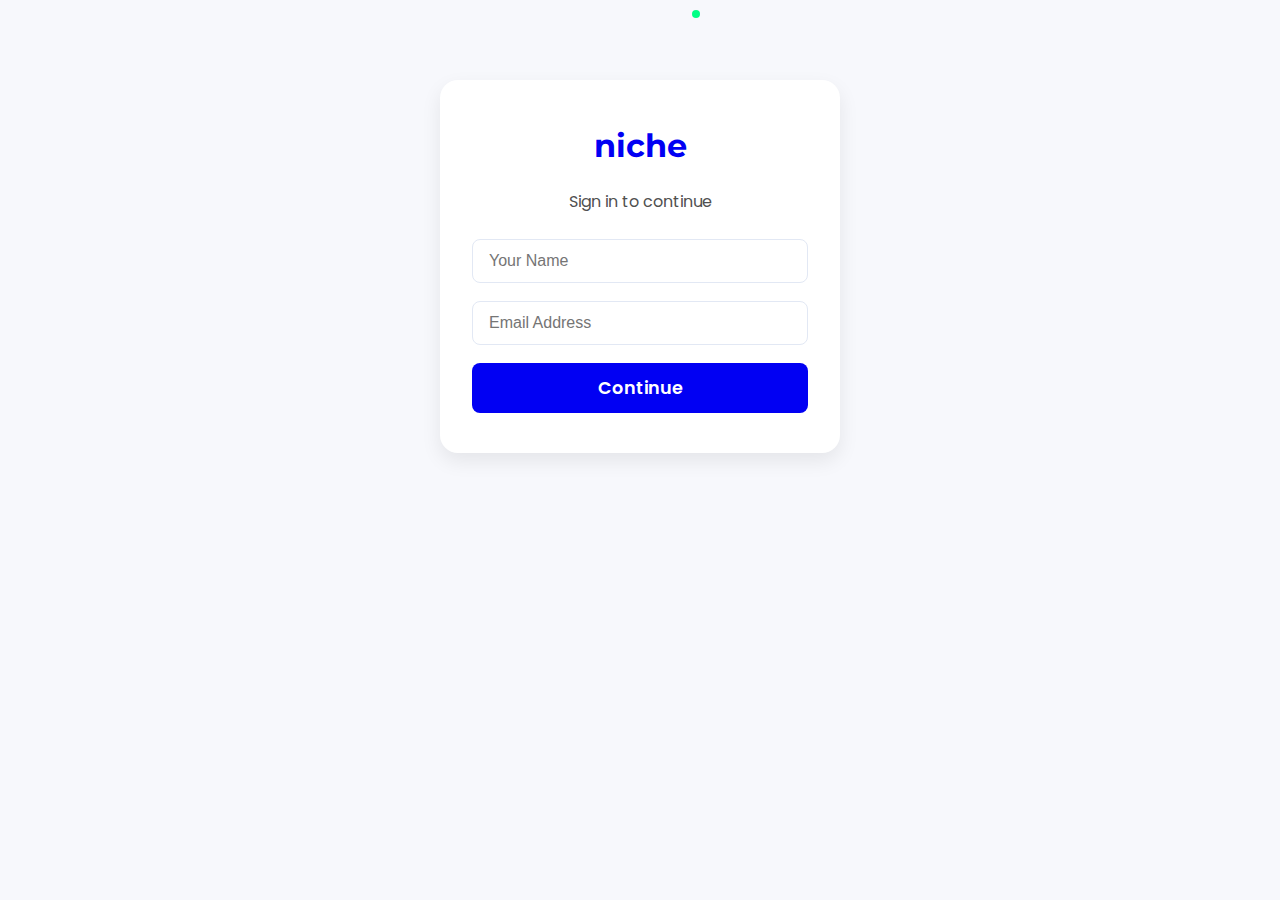
<file: index.html>
<!DOCTYPE html>
<html lang="en">
<head>
    <meta charset="UTF-8">
    <meta name="viewport" content="width=device-width, initial-scale=1.0">
    <title>Niche - Login</title>
    <link rel="stylesheet" href="style.css">
    <link rel="preconnect" href="https://fonts.googleapis.com">
    <link rel="preconnect" href="https://fonts.gstatic.com" crossorigin>
    <link href="https://fonts.googleapis.com/css2?family=Montserrat:wght@400;500;600;700;800&family=Poppins:wght@400;500;600;700&display=swap" rel="stylesheet">
    <style>
        .login-container {
            max-width: 400px;
            margin: 80px auto;
            background: var(--card-bg);
            border-radius: 18px;
            box-shadow: var(--card-shadow);
            padding: 40px 32px;
            display: flex;
            flex-direction: column;
            align-items: center;
        }
        .login-container h1 {
            color: var(--primary-color);
            margin-bottom: 18px;
        }
        .login-container input {
            width: 100%;
            padding: 12px 16px;
            margin-bottom: 18px;
            border-radius: 8px;
            border: 1.5px solid var(--border-color);
            font-size: 1rem;
        }
        .login-container button {
            width: 100%;
            background: var(--primary-color);
            color: #fff;
            font-weight: 600;
            border: none;
            border-radius: 8px;
            padding: 12px 0;
            font-size: 1.1rem;
            cursor: pointer;
            transition: background 0.2s;
        }
        .login-container button:hover {
            background: var(--primary-light);
        }
        .login-animation {
            display: none;
            flex-direction: column;
            align-items: center;
            justify-content: center;
            margin-top: 30px;
        }
        .checkmark {
            width: 70px;
            height: 70px;
            border-radius: 50%;
            background: var(--primary-color);
            display: flex;
            align-items: center;
            justify-content: center;
            margin-bottom: 18px;
            animation: popIn 0.5s cubic-bezier(.4,0,.2,1);
        }
        @keyframes popIn {
            0% { transform: scale(0.5); opacity: 0; }
            80% { transform: scale(1.1); opacity: 1; }
            100% { transform: scale(1); opacity: 1; }
        }
        .checkmark svg {
            stroke: #fff;
            stroke-width: 5;
            stroke-linecap: round;
            stroke-linejoin: round;
            fill: none;
            width: 38px;
            height: 38px;
            animation: drawCheck 0.7s 0.2s cubic-bezier(.4,0,.2,1) forwards;
            stroke-dasharray: 48;
            stroke-dashoffset: 48;
        }
        @keyframes drawCheck {
            to { stroke-dashoffset: 0; }
        }
        .login-success-msg {
            color: var(--primary-color);
            font-size: 1.2rem;
            font-weight: 600;
        }
    </style>
</head>
<body>
    <div class="login-container">
        <h1>niche<span class="verified-dot"></span></h1>
        <p style="margin-bottom: 24px; color: var(--medium-text);">Sign in to continue</p>
        <form id="loginForm">
            <input type="text" placeholder="Your Name" required>
            <input type="email" placeholder="Email Address" required>
            <button type="submit">Continue</button>
        </form>
        <div class="login-animation" id="loginAnim">
            <div class="checkmark">
                <svg viewBox="0 0 38 38">
                    <polyline points="10,20 17,28 28,12" />
                </svg>
            </div>
            <div class="login-success-msg">Login successful!</div>
        </div>
    </div>
    <script>
    document.getElementById('loginForm').onsubmit = function(e) {
        e.preventDefault();
        document.getElementById('loginForm').style.display = 'none';
        document.getElementById('loginAnim').style.display = 'flex';
        setTimeout(function(){
            window.location.href = 'quiz.html';
        }, 1500);
    };
    </script>
</body>
</html>
</file>
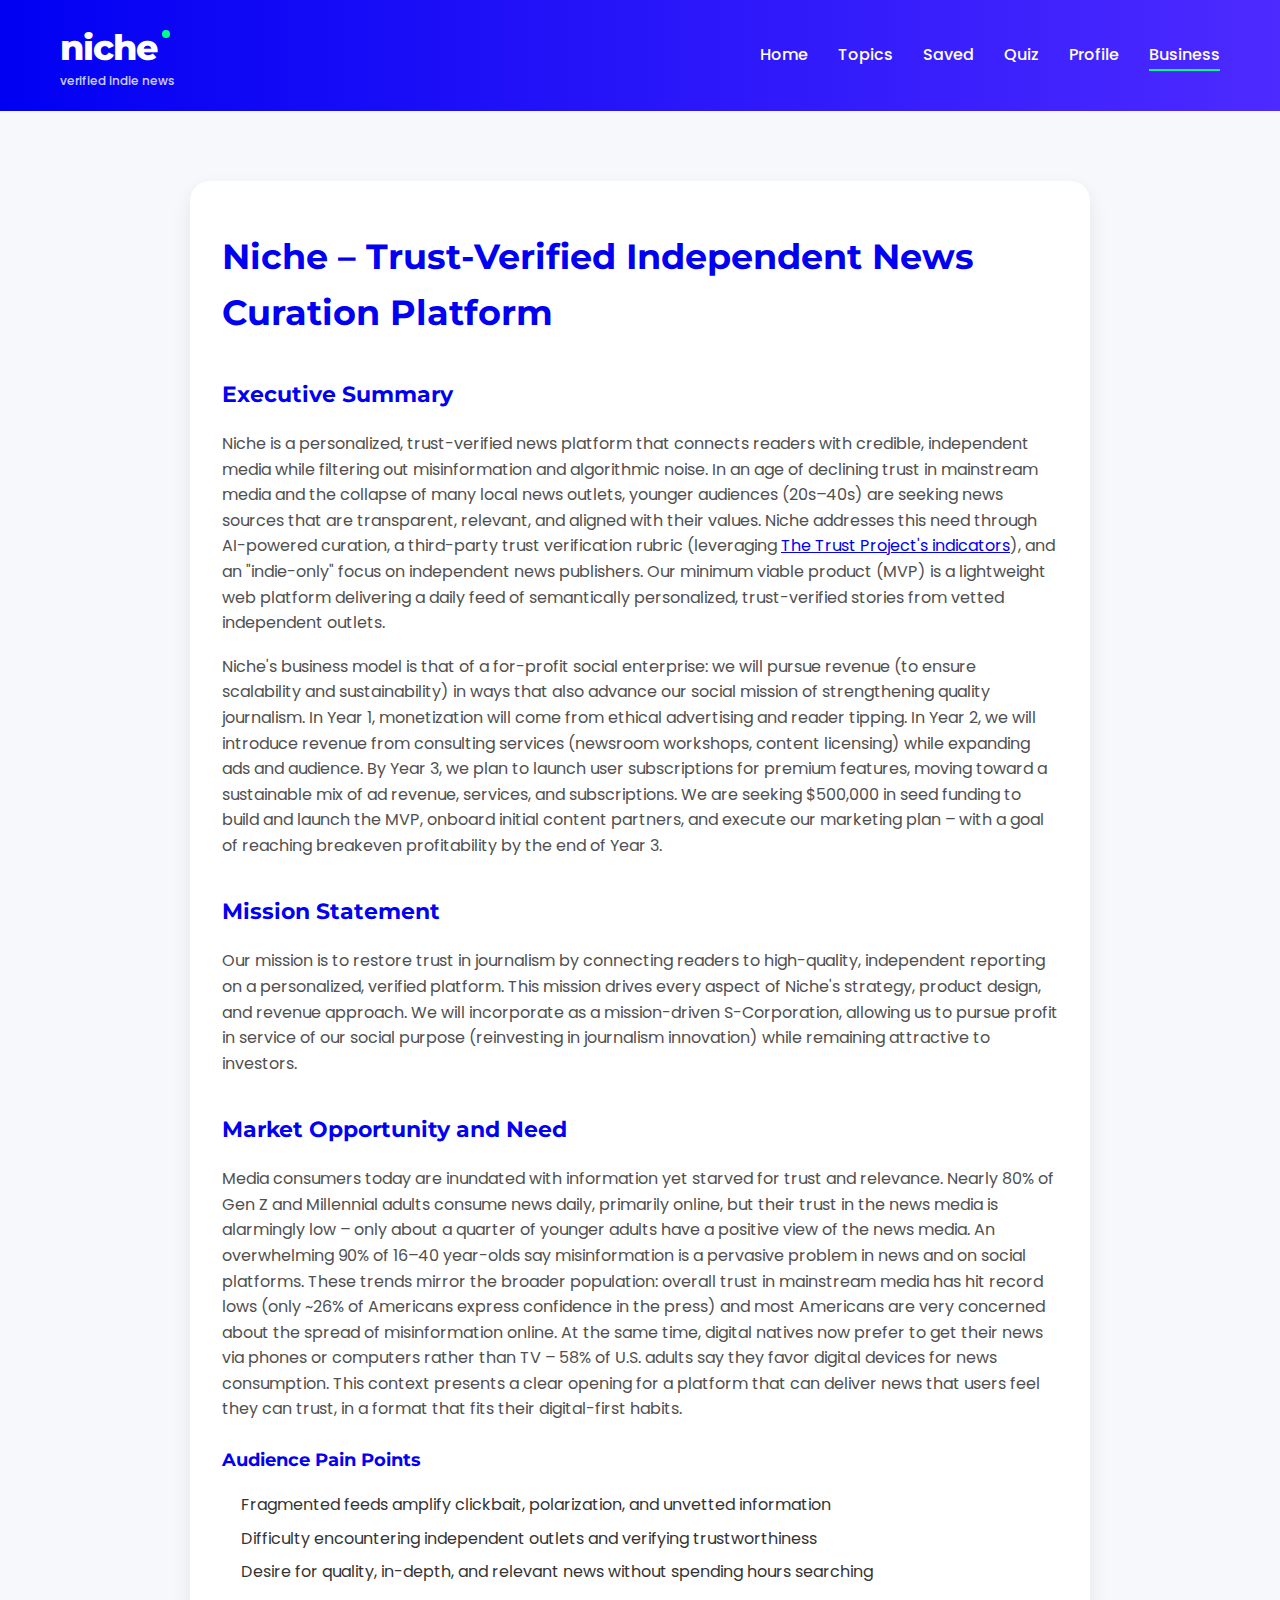
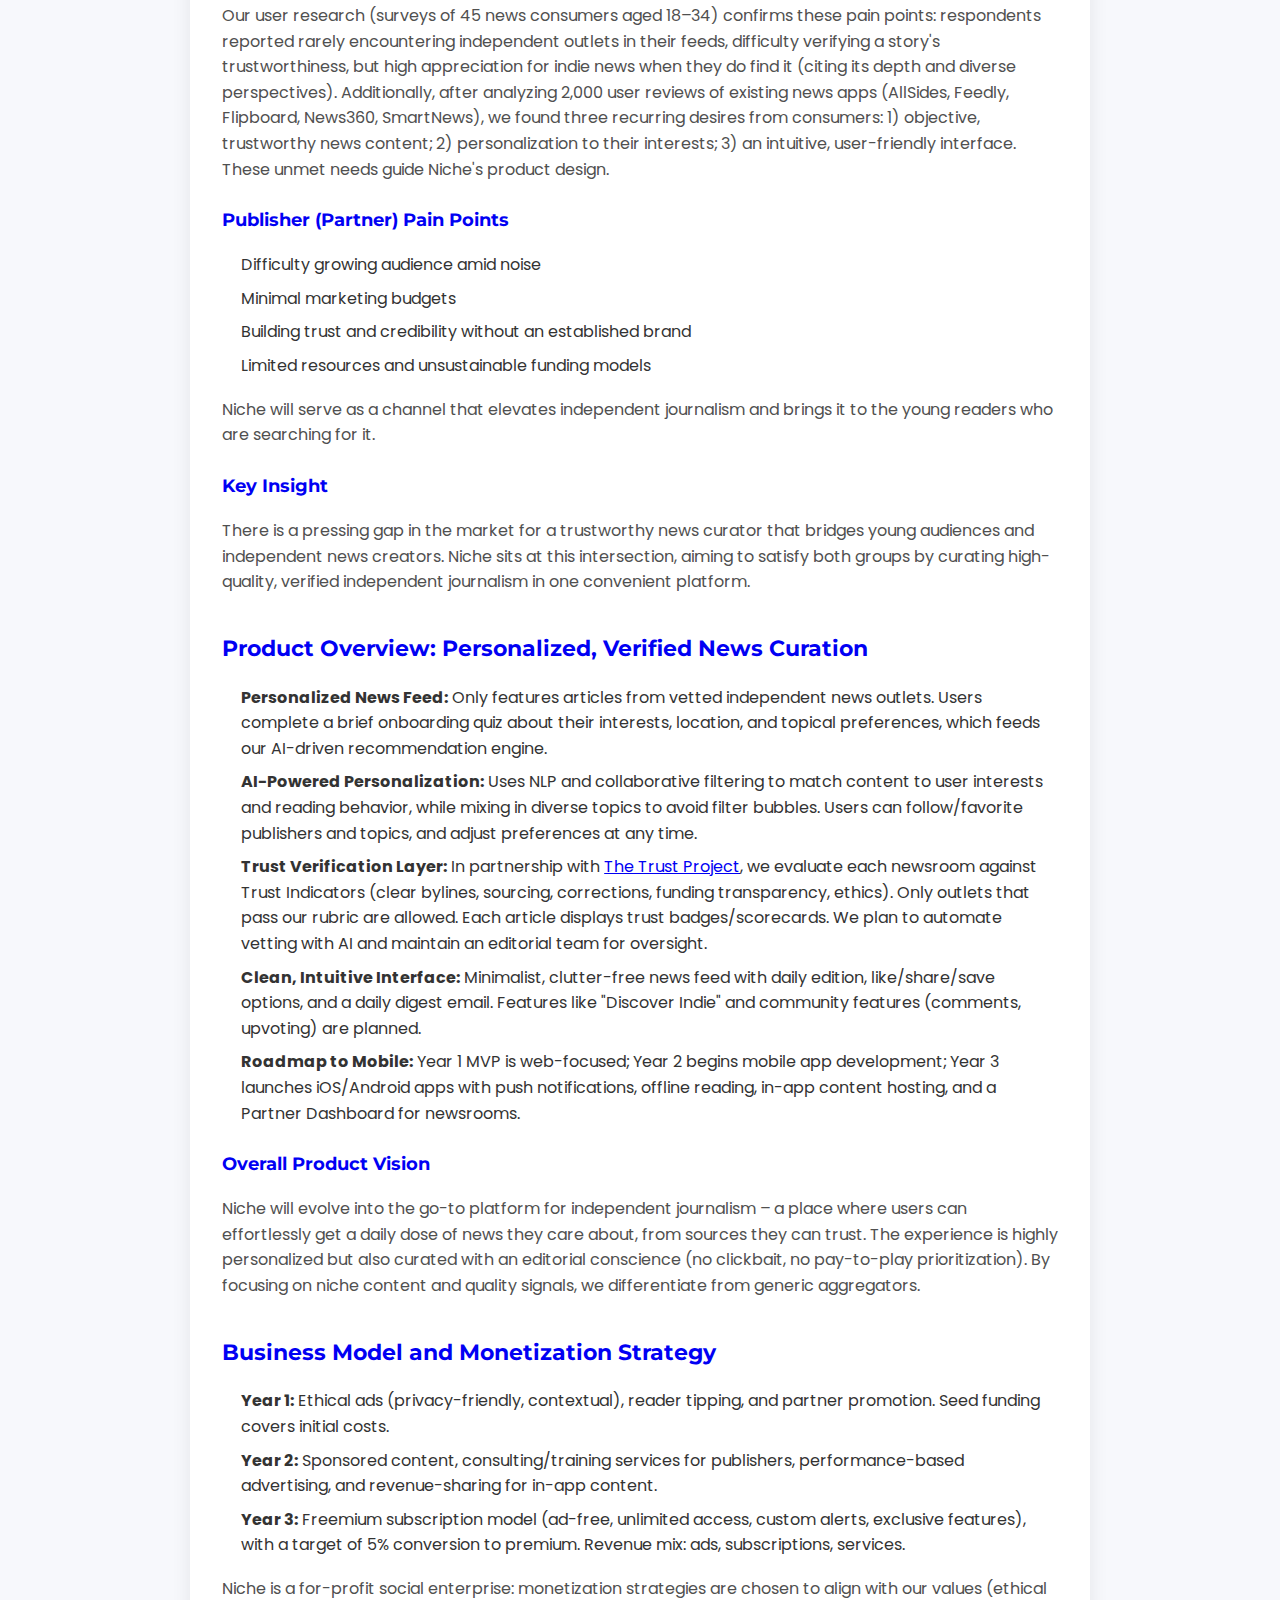
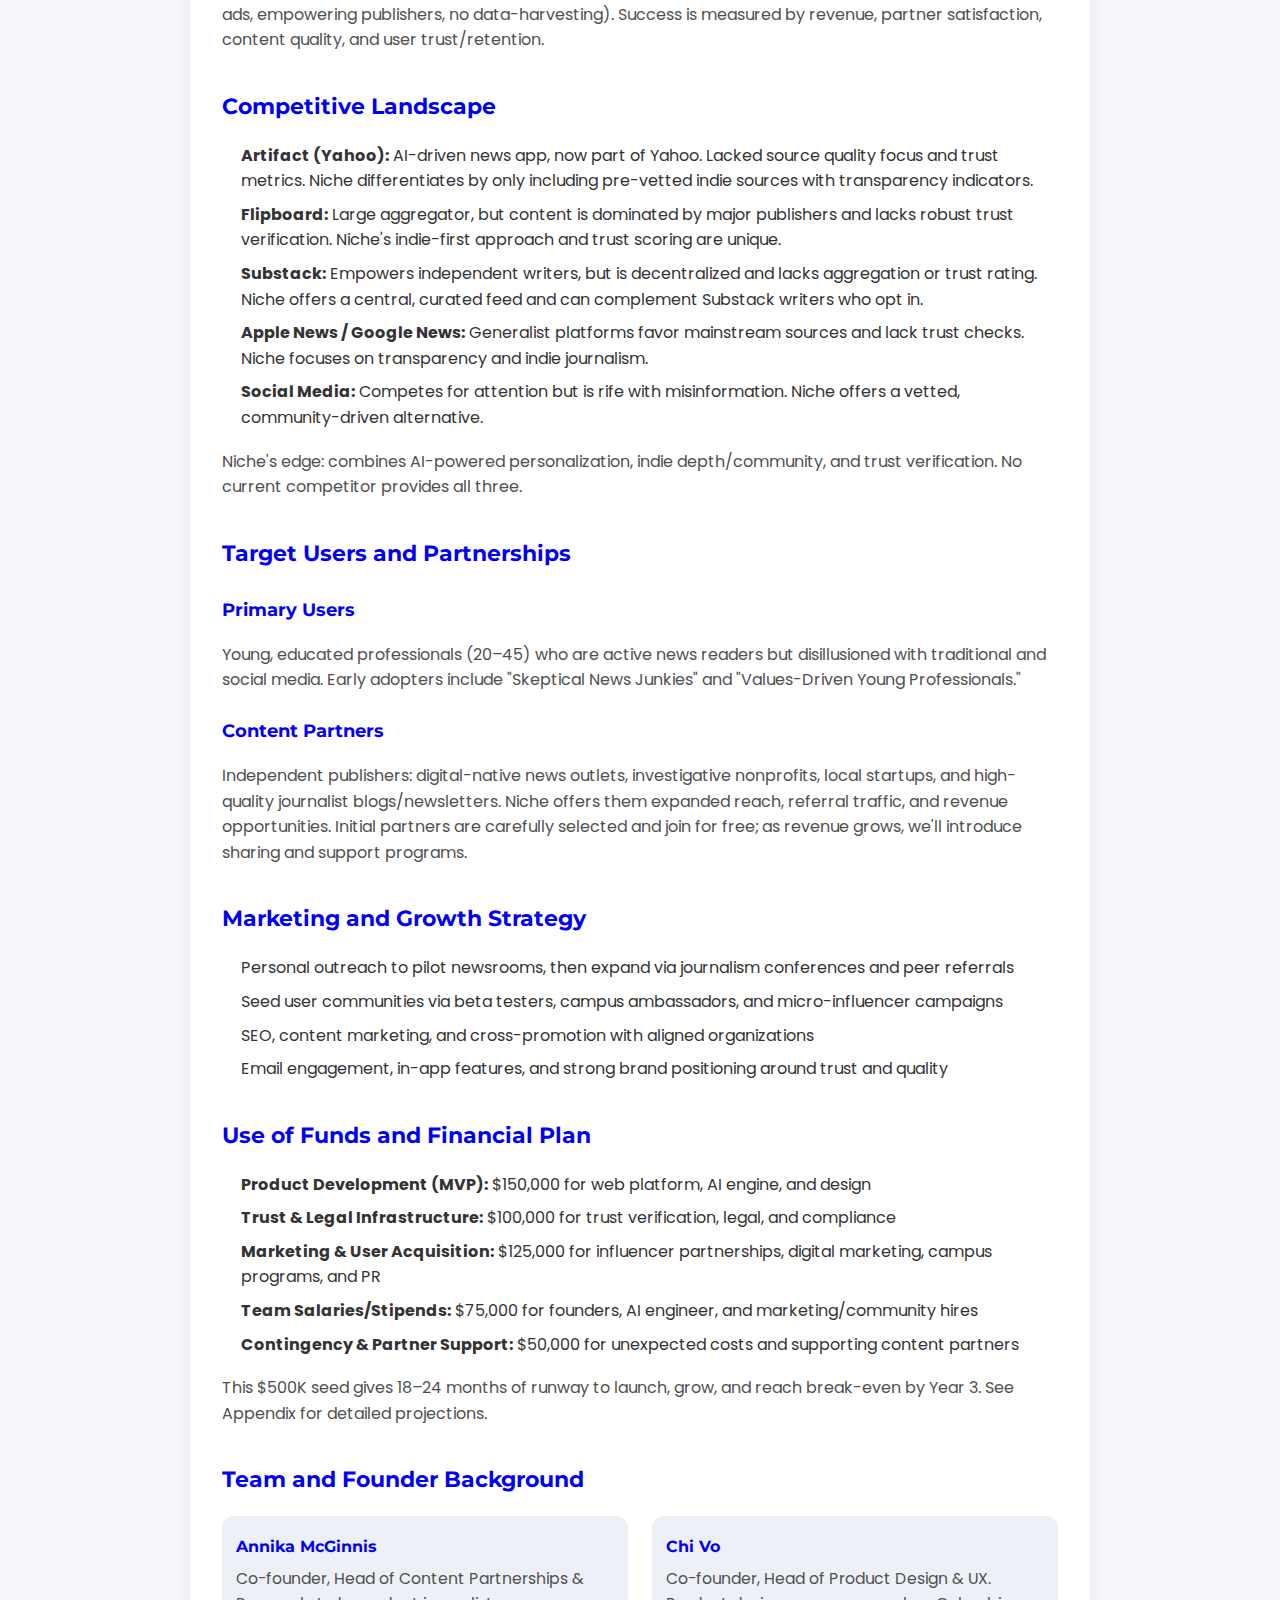
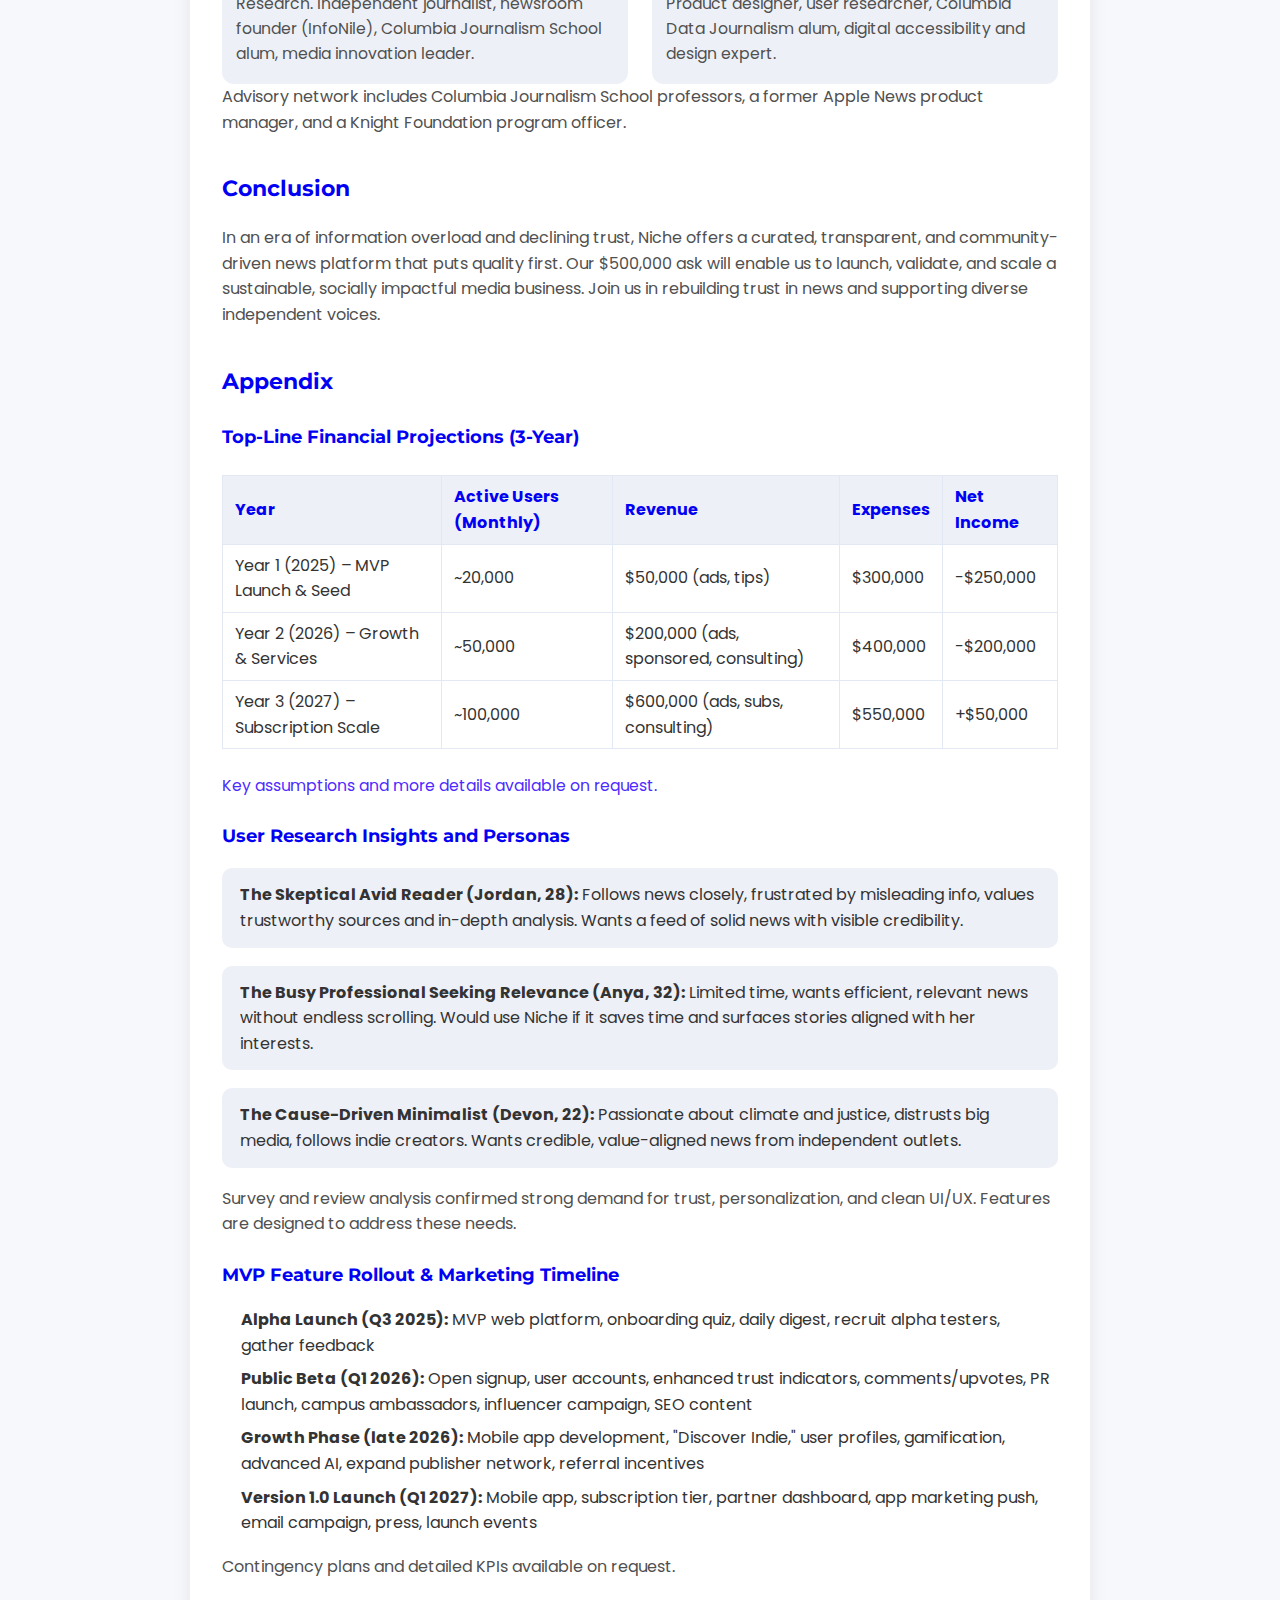
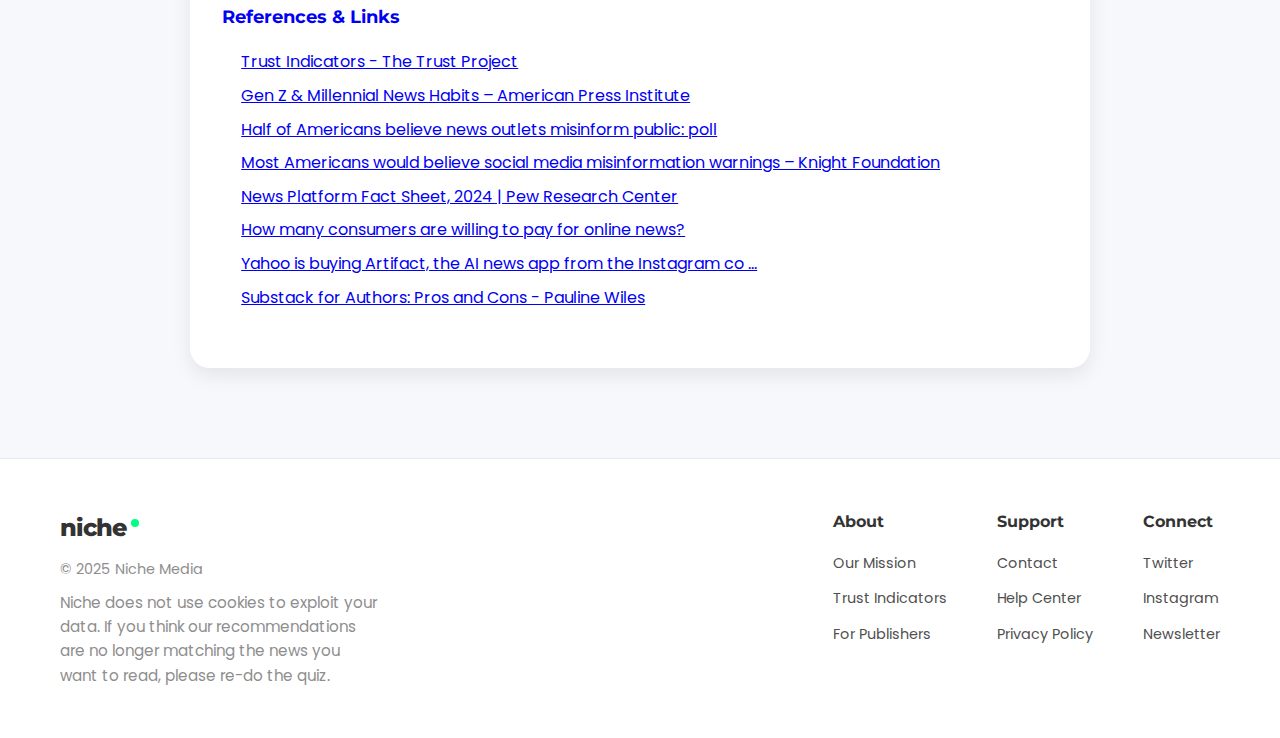
<file: business.html>
<!DOCTYPE html>
<html lang="en">
<head>
    <meta charset="UTF-8">
    <meta name="viewport" content="width=device-width, initial-scale=1.0">
    <title>Niche – Business Proposal</title>
    <link rel="stylesheet" href="style.css">
    <link rel="preconnect" href="https://fonts.googleapis.com">
    <link rel="preconnect" href="https://fonts.gstatic.com" crossorigin>
    <link href="https://fonts.googleapis.com/css2?family=Montserrat:wght@400;500;600;700;800&family=Poppins:wght@400;500;600;700&display=swap" rel="stylesheet">
    <style>
        .business-container {
            max-width: 900px;
            margin: 40px auto 60px auto;
            background: var(--card-bg);
            border-radius: 20px;
            box-shadow: var(--card-shadow);
            padding: 48px 32px 40px 32px;
        }
        .business-container h1, .business-container h2, .business-container h3 {
            color: var(--primary-color);
            margin-bottom: 18px;
        }
        .business-container h1 {
            font-size: 2.2rem;
        }
        .business-container h2 {
            font-size: 1.4rem;
            margin-top: 36px;
        }
        .business-container h3 {
            font-size: 1.1rem;
            margin-top: 24px;
        }
        .business-container ul {
            margin-bottom: 18px;
            margin-left: 1.2em;
        }
        .business-container li {
            margin-bottom: 8px;
            color: var(--dark-text);
        }
        .business-container p, .business-container a {
            color: var(--medium-text);
            margin-bottom: 18px;
        }
        .business-container a {
            color: var(--primary-color);
            text-decoration: underline;
        }
        .team-list {
            display: flex;
            flex-wrap: wrap;
            gap: 24px;
            margin-top: 18px;
        }
        .team-member {
            flex: 1 1 180px;
            background: var(--pill-bg);
            border-radius: 12px;
            padding: 18px 14px;
            min-width: 180px;
        }
        .team-member h4 {
            color: var(--primary-color);
            margin-bottom: 6px;
        }
        .team-member p {
            margin-bottom: 0;
            color: var(--medium-text);
            font-size: 0.98rem;
        }
        .business-table {
            width: 100%;
            border-collapse: collapse;
            margin: 24px 0;
            font-size: 1rem;
        }
        .business-table th, .business-table td {
            border: 1px solid var(--border-color);
            padding: 8px 12px;
            text-align: left;
        }
        .business-table th {
            background: var(--pill-bg);
            color: var(--primary-color);
        }
        .persona {
            background: var(--pill-bg);
            border-radius: 10px;
            padding: 14px 18px;
            margin-bottom: 18px;
        }
        .business-container .section-link {
            font-size: 0.98rem;
            color: var(--primary-light);
            margin-bottom: 0;
        }
    </style>
</head>
<body>
    <header>
        <nav>
            <div class="logo">
                <h1>niche<span class="verified-dot"></span></h1>
                <p>verified indie news</p>
            </div>
            <ul class="nav-links">
                <li><a href="index.html">Home</a></li>
                <li><a href="topics.html">Topics</a></li>
                <li><a href="saved.html">Saved</a></li>
                <li><a href="quiz.html">Quiz</a></li>
                <li><a href="profile.html">Profile</a></li>
                <li><a href="business.html" class="active">Business</a></li>
            </ul>
        </nav>
    </header>
    <main>
        <div class="business-container">
            <h1>Niche – Trust-Verified Independent News Curation Platform</h1>
            <h2>Executive Summary</h2>
            <p>Niche is a personalized, trust-verified news platform that connects readers with credible, independent media while filtering out misinformation and algorithmic noise. In an age of declining trust in mainstream media and the collapse of many local news outlets, younger audiences (20s–40s) are seeking news sources that are transparent, relevant, and aligned with their values. Niche addresses this need through AI-powered curation, a third-party trust verification rubric (leveraging <a href="https://thetrustproject.org/trust-indicators/" target="_blank">The Trust Project's indicators</a>), and an "indie-only" focus on independent news publishers. Our minimum viable product (MVP) is a lightweight web platform delivering a daily feed of semantically personalized, trust-verified stories from vetted independent outlets.</p>
            <p>Niche's business model is that of a for-profit social enterprise: we will pursue revenue (to ensure scalability and sustainability) in ways that also advance our social mission of strengthening quality journalism. In Year 1, monetization will come from ethical advertising and reader tipping. In Year 2, we will introduce revenue from consulting services (newsroom workshops, content licensing) while expanding ads and audience. By Year 3, we plan to launch user subscriptions for premium features, moving toward a sustainable mix of ad revenue, services, and subscriptions. We are seeking $500,000 in seed funding to build and launch the MVP, onboard initial content partners, and execute our marketing plan – with a goal of reaching breakeven profitability by the end of Year 3.</p>
            <h2>Mission Statement</h2>
            <p>Our mission is to restore trust in journalism by connecting readers to high-quality, independent reporting on a personalized, verified platform. This mission drives every aspect of Niche's strategy, product design, and revenue approach. We will incorporate as a mission-driven S-Corporation, allowing us to pursue profit in service of our social purpose (reinvesting in journalism innovation) while remaining attractive to investors.</p>
            <h2>Market Opportunity and Need</h2>
            <p>Media consumers today are inundated with information yet starved for trust and relevance. Nearly 80% of Gen Z and Millennial adults consume news daily, primarily online, but their trust in the news media is alarmingly low – only about a quarter of younger adults have a positive view of the news media. An overwhelming 90% of 16–40 year-olds say misinformation is a pervasive problem in news and on social platforms. These trends mirror the broader population: overall trust in mainstream media has hit record lows (only ~26% of Americans express confidence in the press) and most Americans are very concerned about the spread of misinformation online. At the same time, digital natives now prefer to get their news via phones or computers rather than TV – 58% of U.S. adults say they favor digital devices for news consumption. This context presents a clear opening for a platform that can deliver news that users feel they can trust, in a format that fits their digital-first habits.</p>
            <h3>Audience Pain Points</h3>
            <ul>
                <li>Fragmented feeds amplify clickbait, polarization, and unvetted information</li>
                <li>Difficulty encountering independent outlets and verifying trustworthiness</li>
                <li>Desire for quality, in-depth, and relevant news without spending hours searching</li>
            </ul>
            <p>Our user research (surveys of 45 news consumers aged 18–34) confirms these pain points: respondents reported rarely encountering independent outlets in their feeds, difficulty verifying a story's trustworthiness, but high appreciation for indie news when they do find it (citing its depth and diverse perspectives). Additionally, after analyzing 2,000 user reviews of existing news apps (AllSides, Feedly, Flipboard, News360, SmartNews), we found three recurring desires from consumers: 1) objective, trustworthy news content; 2) personalization to their interests; 3) an intuitive, user-friendly interface. These unmet needs guide Niche's product design.</p>
            <h3>Publisher (Partner) Pain Points</h3>
            <ul>
                <li>Difficulty growing audience amid noise</li>
                <li>Minimal marketing budgets</li>
                <li>Building trust and credibility without an established brand</li>
                <li>Limited resources and unsustainable funding models</li>
            </ul>
            <p>Niche will serve as a channel that elevates independent journalism and brings it to the young readers who are searching for it.</p>
            <h3>Key Insight</h3>
            <p>There is a pressing gap in the market for a trustworthy news curator that bridges young audiences and independent news creators. Niche sits at this intersection, aiming to satisfy both groups by curating high-quality, verified independent journalism in one convenient platform.</p>
            <h2>Product Overview: Personalized, Verified News Curation</h2>
            <ul>
                <li><b>Personalized News Feed:</b> Only features articles from vetted independent news outlets. Users complete a brief onboarding quiz about their interests, location, and topical preferences, which feeds our AI-driven recommendation engine.</li>
                <li><b>AI-Powered Personalization:</b> Uses NLP and collaborative filtering to match content to user interests and reading behavior, while mixing in diverse topics to avoid filter bubbles. Users can follow/favorite publishers and topics, and adjust preferences at any time.</li>
                <li><b>Trust Verification Layer:</b> In partnership with <a href="https://thetrustproject.org/" target="_blank">The Trust Project</a>, we evaluate each newsroom against Trust Indicators (clear bylines, sourcing, corrections, funding transparency, ethics). Only outlets that pass our rubric are allowed. Each article displays trust badges/scorecards. We plan to automate vetting with AI and maintain an editorial team for oversight.</li>
                <li><b>Clean, Intuitive Interface:</b> Minimalist, clutter-free news feed with daily edition, like/share/save options, and a daily digest email. Features like "Discover Indie" and community features (comments, upvoting) are planned.</li>
                <li><b>Roadmap to Mobile:</b> Year 1 MVP is web-focused; Year 2 begins mobile app development; Year 3 launches iOS/Android apps with push notifications, offline reading, in-app content hosting, and a Partner Dashboard for newsrooms.</li>
            </ul>
            <h3>Overall Product Vision</h3>
            <p>Niche will evolve into the go-to platform for independent journalism – a place where users can effortlessly get a daily dose of news they care about, from sources they can trust. The experience is highly personalized but also curated with an editorial conscience (no clickbait, no pay-to-play prioritization). By focusing on niche content and quality signals, we differentiate from generic aggregators.</p>
            <h2>Business Model and Monetization Strategy</h2>
            <ul>
                <li><b>Year 1:</b> Ethical ads (privacy-friendly, contextual), reader tipping, and partner promotion. Seed funding covers initial costs.</li>
                <li><b>Year 2:</b> Sponsored content, consulting/training services for publishers, performance-based advertising, and revenue-sharing for in-app content.</li>
                <li><b>Year 3:</b> Freemium subscription model (ad-free, unlimited access, custom alerts, exclusive features), with a target of 5% conversion to premium. Revenue mix: ads, subscriptions, services.</li>
            </ul>
            <p>Niche is a for-profit social enterprise: monetization strategies are chosen to align with our values (ethical ads, empowering publishers, no data-harvesting). Success is measured by revenue, partner satisfaction, content quality, and user trust/retention.</p>
            <h2>Competitive Landscape</h2>
            <ul>
                <li><b>Artifact (Yahoo):</b> AI-driven news app, now part of Yahoo. Lacked source quality focus and trust metrics. Niche differentiates by only including pre-vetted indie sources with transparency indicators.</li>
                <li><b>Flipboard:</b> Large aggregator, but content is dominated by major publishers and lacks robust trust verification. Niche's indie-first approach and trust scoring are unique.</li>
                <li><b>Substack:</b> Empowers independent writers, but is decentralized and lacks aggregation or trust rating. Niche offers a central, curated feed and can complement Substack writers who opt in.</li>
                <li><b>Apple News / Google News:</b> Generalist platforms favor mainstream sources and lack trust checks. Niche focuses on transparency and indie journalism.</li>
                <li><b>Social Media:</b> Competes for attention but is rife with misinformation. Niche offers a vetted, community-driven alternative.</li>
            </ul>
            <p>Niche's edge: combines AI-powered personalization, indie depth/community, and trust verification. No current competitor provides all three.</p>
            <h2>Target Users and Partnerships</h2>
            <h3>Primary Users</h3>
            <p>Young, educated professionals (20–45) who are active news readers but disillusioned with traditional and social media. Early adopters include "Skeptical News Junkies" and "Values-Driven Young Professionals."</p>
            <h3>Content Partners</h3>
            <p>Independent publishers: digital-native news outlets, investigative nonprofits, local startups, and high-quality journalist blogs/newsletters. Niche offers them expanded reach, referral traffic, and revenue opportunities. Initial partners are carefully selected and join for free; as revenue grows, we'll introduce sharing and support programs.</p>
            <h2>Marketing and Growth Strategy</h2>
            <ul>
                <li>Personal outreach to pilot newsrooms, then expand via journalism conferences and peer referrals</li>
                <li>Seed user communities via beta testers, campus ambassadors, and micro-influencer campaigns</li>
                <li>SEO, content marketing, and cross-promotion with aligned organizations</li>
                <li>Email engagement, in-app features, and strong brand positioning around trust and quality</li>
            </ul>
            <h2>Use of Funds and Financial Plan</h2>
            <ul>
                <li><b>Product Development (MVP):</b> $150,000 for web platform, AI engine, and design</li>
                <li><b>Trust & Legal Infrastructure:</b> $100,000 for trust verification, legal, and compliance</li>
                <li><b>Marketing & User Acquisition:</b> $125,000 for influencer partnerships, digital marketing, campus programs, and PR</li>
                <li><b>Team Salaries/Stipends:</b> $75,000 for founders, AI engineer, and marketing/community hires</li>
                <li><b>Contingency & Partner Support:</b> $50,000 for unexpected costs and supporting content partners</li>
            </ul>
            <p>This $500K seed gives 18–24 months of runway to launch, grow, and reach break-even by Year 3. See Appendix for detailed projections.</p>
            <h2>Team and Founder Background</h2>
            <div class="team-list">
                <div class="team-member"><h4>Annika McGinnis</h4><p>Co-founder, Head of Content Partnerships & Research. Independent journalist, newsroom founder (InfoNile), Columbia Journalism School alum, media innovation leader.</p></div>
                <div class="team-member"><h4>Chi Vo</h4><p>Co-founder, Head of Product Design & UX. Product designer, user researcher, Columbia Data Journalism alum, digital accessibility and design expert.</p></div>
            </div>
            <p>Advisory network includes Columbia Journalism School professors, a former Apple News product manager, and a Knight Foundation program officer.</p>
            <h2>Conclusion</h2>
            <p>In an era of information overload and declining trust, Niche offers a curated, transparent, and community-driven news platform that puts quality first. Our $500,000 ask will enable us to launch, validate, and scale a sustainable, socially impactful media business. Join us in rebuilding trust in news and supporting diverse independent voices.</p>
            <h2>Appendix</h2>
            <h3>Top-Line Financial Projections (3-Year)</h3>
            <table class="business-table">
                <tr><th>Year</th><th>Active Users (Monthly)</th><th>Revenue</th><th>Expenses</th><th>Net Income</th></tr>
                <tr><td>Year 1 (2025) – MVP Launch & Seed</td><td>~20,000</td><td>$50,000 (ads, tips)</td><td>$300,000</td><td>-$250,000</td></tr>
                <tr><td>Year 2 (2026) – Growth & Services</td><td>~50,000</td><td>$200,000 (ads, sponsored, consulting)</td><td>$400,000</td><td>-$200,000</td></tr>
                <tr><td>Year 3 (2027) – Subscription Scale</td><td>~100,000</td><td>$600,000 (ads, subs, consulting)</td><td>$550,000</td><td>+$50,000</td></tr>
            </table>
            <p class="section-link">Key assumptions and more details available on request.</p>
            <h3>User Research Insights and Personas</h3>
            <div class="persona"><b>The Skeptical Avid Reader (Jordan, 28):</b> Follows news closely, frustrated by misleading info, values trustworthy sources and in-depth analysis. Wants a feed of solid news with visible credibility.</div>
            <div class="persona"><b>The Busy Professional Seeking Relevance (Anya, 32):</b> Limited time, wants efficient, relevant news without endless scrolling. Would use Niche if it saves time and surfaces stories aligned with her interests.</div>
            <div class="persona"><b>The Cause-Driven Minimalist (Devon, 22):</b> Passionate about climate and justice, distrusts big media, follows indie creators. Wants credible, value-aligned news from independent outlets.</div>
            <p>Survey and review analysis confirmed strong demand for trust, personalization, and clean UI/UX. Features are designed to address these needs.</p>
            <h3>MVP Feature Rollout & Marketing Timeline</h3>
            <ul>
                <li><b>Alpha Launch (Q3 2025):</b> MVP web platform, onboarding quiz, daily digest, recruit alpha testers, gather feedback</li>
                <li><b>Public Beta (Q1 2026):</b> Open signup, user accounts, enhanced trust indicators, comments/upvotes, PR launch, campus ambassadors, influencer campaign, SEO content</li>
                <li><b>Growth Phase (late 2026):</b> Mobile app development, "Discover Indie," user profiles, gamification, advanced AI, expand publisher network, referral incentives</li>
                <li><b>Version 1.0 Launch (Q1 2027):</b> Mobile app, subscription tier, partner dashboard, app marketing push, email campaign, press, launch events</li>
            </ul>
            <p>Contingency plans and detailed KPIs available on request.</p>
            <h3>References & Links</h3>
            <ul>
                <li><a href="https://thetrustproject.org/trust-indicators/" target="_blank">Trust Indicators - The Trust Project</a></li>
                <li><a href="https://americanpressinstitute.org/fatigue-traditionalism-and-engagement-the-news-habits-and-attitudes-of-thegen-z-and-millennial-generations/" target="_blank">Gen Z & Millennial News Habits – American Press Institute</a></li>
                <li><a href="https://www.aa.com.tr/en/americas/half-of-americans-believe-news-outlets-misinform-public-poll/2821230" target="_blank">Half of Americans believe news outlets misinform public: poll</a></li>
                <li><a href="https://knightfoundation.org/articles/most-americans-would-believe-social-media-misinformation-warnings/" target="_blank">Most Americans would believe social media misinformation warnings – Knight Foundation</a></li>
                <li><a href="https://www.pewresearch.org/journalism/fact-sheet/news-platform-fact-sheet/" target="_blank">News Platform Fact Sheet, 2024 | Pew Research Center</a></li>
                <li><a href="https://www.inma.org/blogs/reader-revenue/post.cfm/new-data-how-many-consumers-are-willing-to-pay-for-onlinenews" target="_blank">How many consumers are willing to pay for online news?</a></li>
                <li><a href="https://www.theverge.com/2024/4/2/24118436/yahoo-news-artifact-acquisition" target="_blank">Yahoo is buying Artifact, the AI news app from the Instagram co ...</a></li>
                <li><a href="https://brilliantauthor.com/articles/substack-authors" target="_blank">Substack for Authors: Pros and Cons - Pauline Wiles</a></li>
            </ul>
        </div>
    </main>
    <footer>
        <div class="footer-content">
            <div class="footer-logo">
                <h2>niche<span class="verified-dot"></span></h2>
                <p>© 2025 Niche Media</p>
                <div style="color:var(--light-text); font-size:0.95rem; margin-top:10px; text-align:left; max-width:320px;">
                    Niche does not use cookies to exploit your data. If you think our recommendations are no longer matching the news you want to read, please re-do the quiz.
                </div>
            </div>
            <div class="footer-links">
                <div class="link-group">
                    <h3>About</h3>
                    <ul>
                        <li><a href="#">Our Mission</a></li>
                        <li><a href="#">Trust Indicators</a></li>
                        <li><a href="#">For Publishers</a></li>
                    </ul>
                </div>
                <div class="link-group">
                    <h3>Support</h3>
                    <ul>
                        <li><a href="#">Contact</a></li>
                        <li><a href="#">Help Center</a></li>
                        <li><a href="#">Privacy Policy</a></li>
                    </ul>
                </div>
                <div class="link-group">
                    <h3>Connect</h3>
                    <ul>
                        <li><a href="#">Twitter</a></li>
                        <li><a href="#">Instagram</a></li>
                        <li><a href="#">Newsletter</a></li>
                    </ul>
                </div>
            </div>
        </div>
    </footer>
</body>
</html>
</file>
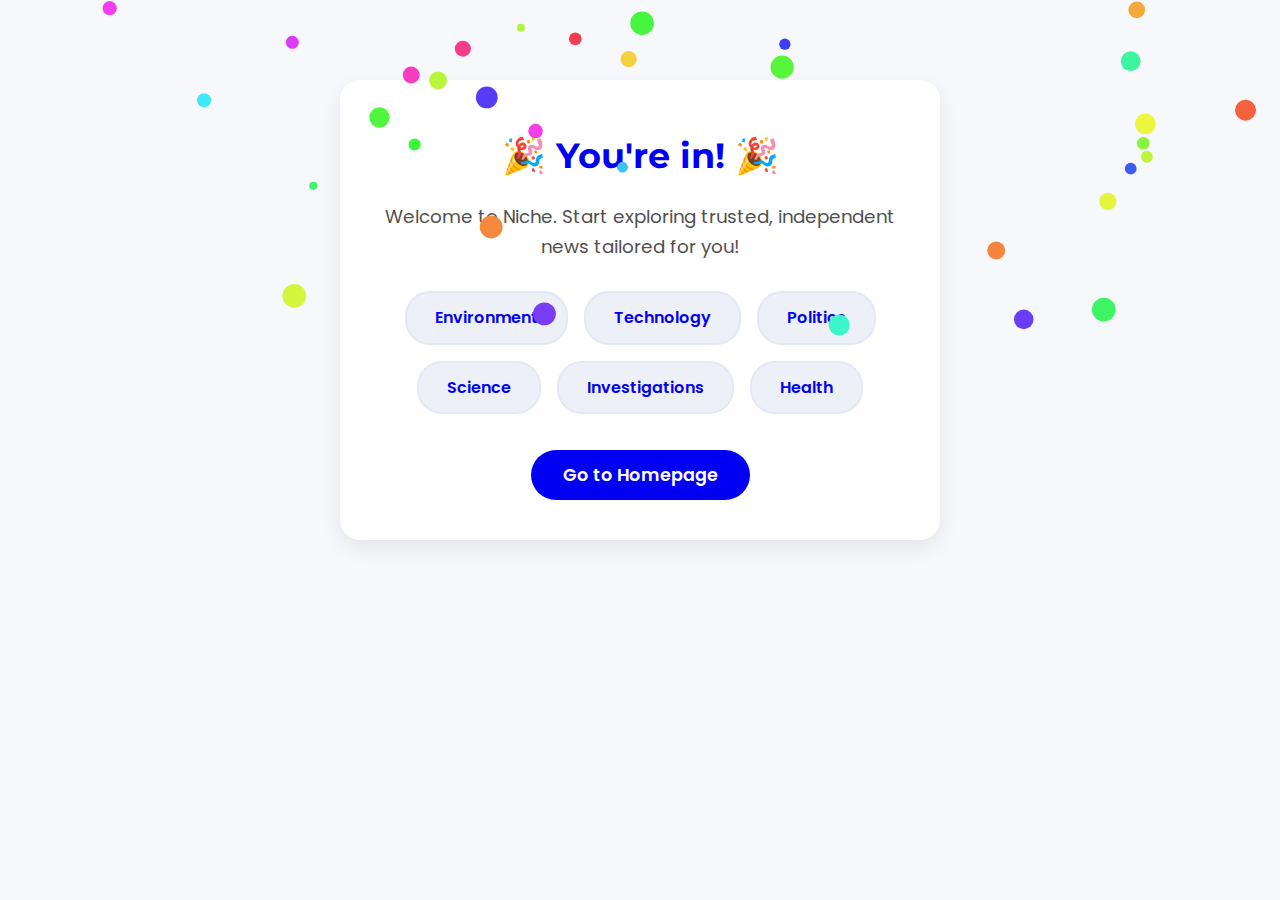
<file: explore.html>
<!DOCTYPE html>
<html lang="en">
<head>
    <meta charset="UTF-8">
    <meta name="viewport" content="width=device-width, initial-scale=1.0">
    <title>Niche - Explore</title>
    <link rel="stylesheet" href="style.css">
    <link rel="preconnect" href="https://fonts.googleapis.com">
    <link rel="preconnect" href="https://fonts.gstatic.com" crossorigin>
    <link href="https://fonts.googleapis.com/css2?family=Montserrat:wght@400;500;600;700;800&family=Poppins:wght@400;500;600;700&display=swap" rel="stylesheet">
    <style>
        .explore-container {
            max-width: 600px;
            margin: 80px auto 0 auto;
            background: var(--card-bg);
            border-radius: 20px;
            box-shadow: var(--card-shadow);
            padding: 48px 32px 40px 32px;
            text-align: center;
            position: relative;
        }
        .explore-container h1 {
            color: var(--primary-color);
            font-size: 2.2rem;
            margin-bottom: 18px;
        }
        .explore-container p {
            color: var(--medium-text);
            font-size: 1.15rem;
            margin-bottom: 30px;
        }
        .explore-suggestions {
            display: flex;
            flex-wrap: wrap;
            gap: 16px;
            justify-content: center;
            margin-bottom: 18px;
        }
        .explore-pill {
            background: var(--pill-bg);
            color: var(--primary-color);
            border-radius: 25px;
            padding: 12px 28px;
            font-weight: 600;
            font-size: 1rem;
            border: 2px solid var(--border-color);
            transition: all 0.2s;
        }
        .explore-pill:hover {
            background: var(--primary-color);
            color: #fff;
            border-color: var(--primary-color);
        }
        .explore-btn {
            margin-top: 18px;
            background: var(--primary-color);
            color: #fff;
            font-weight: 600;
            border: none;
            border-radius: 25px;
            padding: 12px 32px;
            font-size: 1.1rem;
            cursor: pointer;
            transition: background 0.2s;
        }
        .explore-btn:hover {
            background: var(--primary-light);
        }
        /* Confetti */
        .confetti {
            position: fixed;
            top: 0; left: 0; width: 100vw; height: 100vh;
            pointer-events: none;
            z-index: 9999;
        }
    </style>
</head>
<body>
    <canvas class="confetti"></canvas>
    <div class="explore-container">
        <h1>🎉 You're in! 🎉</h1>
        <p>Welcome to Niche. Start exploring trusted, independent news tailored for you!</p>
        <div class="explore-suggestions">
            <div class="explore-pill">Environment</div>
            <div class="explore-pill">Technology</div>
            <div class="explore-pill">Politics</div>
            <div class="explore-pill">Science</div>
            <div class="explore-pill">Investigations</div>
            <div class="explore-pill">Health</div>
        </div>
        <a href="index.html"><button class="explore-btn">Go to Homepage</button></a>
    </div>
    <script>
    // Simple confetti effect
    const canvas = document.querySelector('.confetti');
    const ctx = canvas.getContext('2d');
    let W = window.innerWidth, H = window.innerHeight;
    canvas.width = W; canvas.height = H;
    let confetti = [];
    for(let i=0;i<120;i++){
        confetti.push({
            x: Math.random()*W,
            y: Math.random()*H - H,
            r: Math.random()*8+4,
            d: Math.random()*120+40,
            color: `hsl(${Math.random()*360},90%,60%)`,
            tilt: Math.random()*10-10
        });
    }
    function drawConfetti(){
        ctx.clearRect(0,0,W,H);
        confetti.forEach(c=>{
            ctx.beginPath();
            ctx.arc(c.x,c.y,c.r,0,2*Math.PI);
            ctx.fillStyle = c.color;
            ctx.fill();
        });
        updateConfetti();
    }
    function updateConfetti(){
        confetti.forEach(c=>{
            c.y += Math.cos(c.d)+2+c.r/2;
            c.x += Math.sin(c.d);
            if(c.y>H){
                c.x = Math.random()*W;
                c.y = -10;
            }
        });
    }
    function animate(){
        drawConfetti();
        requestAnimationFrame(animate);
    }
    animate();
    window.addEventListener('resize',()=>{
        W = window.innerWidth; H = window.innerHeight;
        canvas.width = W; canvas.height = H;
    });
    </script>
</body>
</html>
</file>
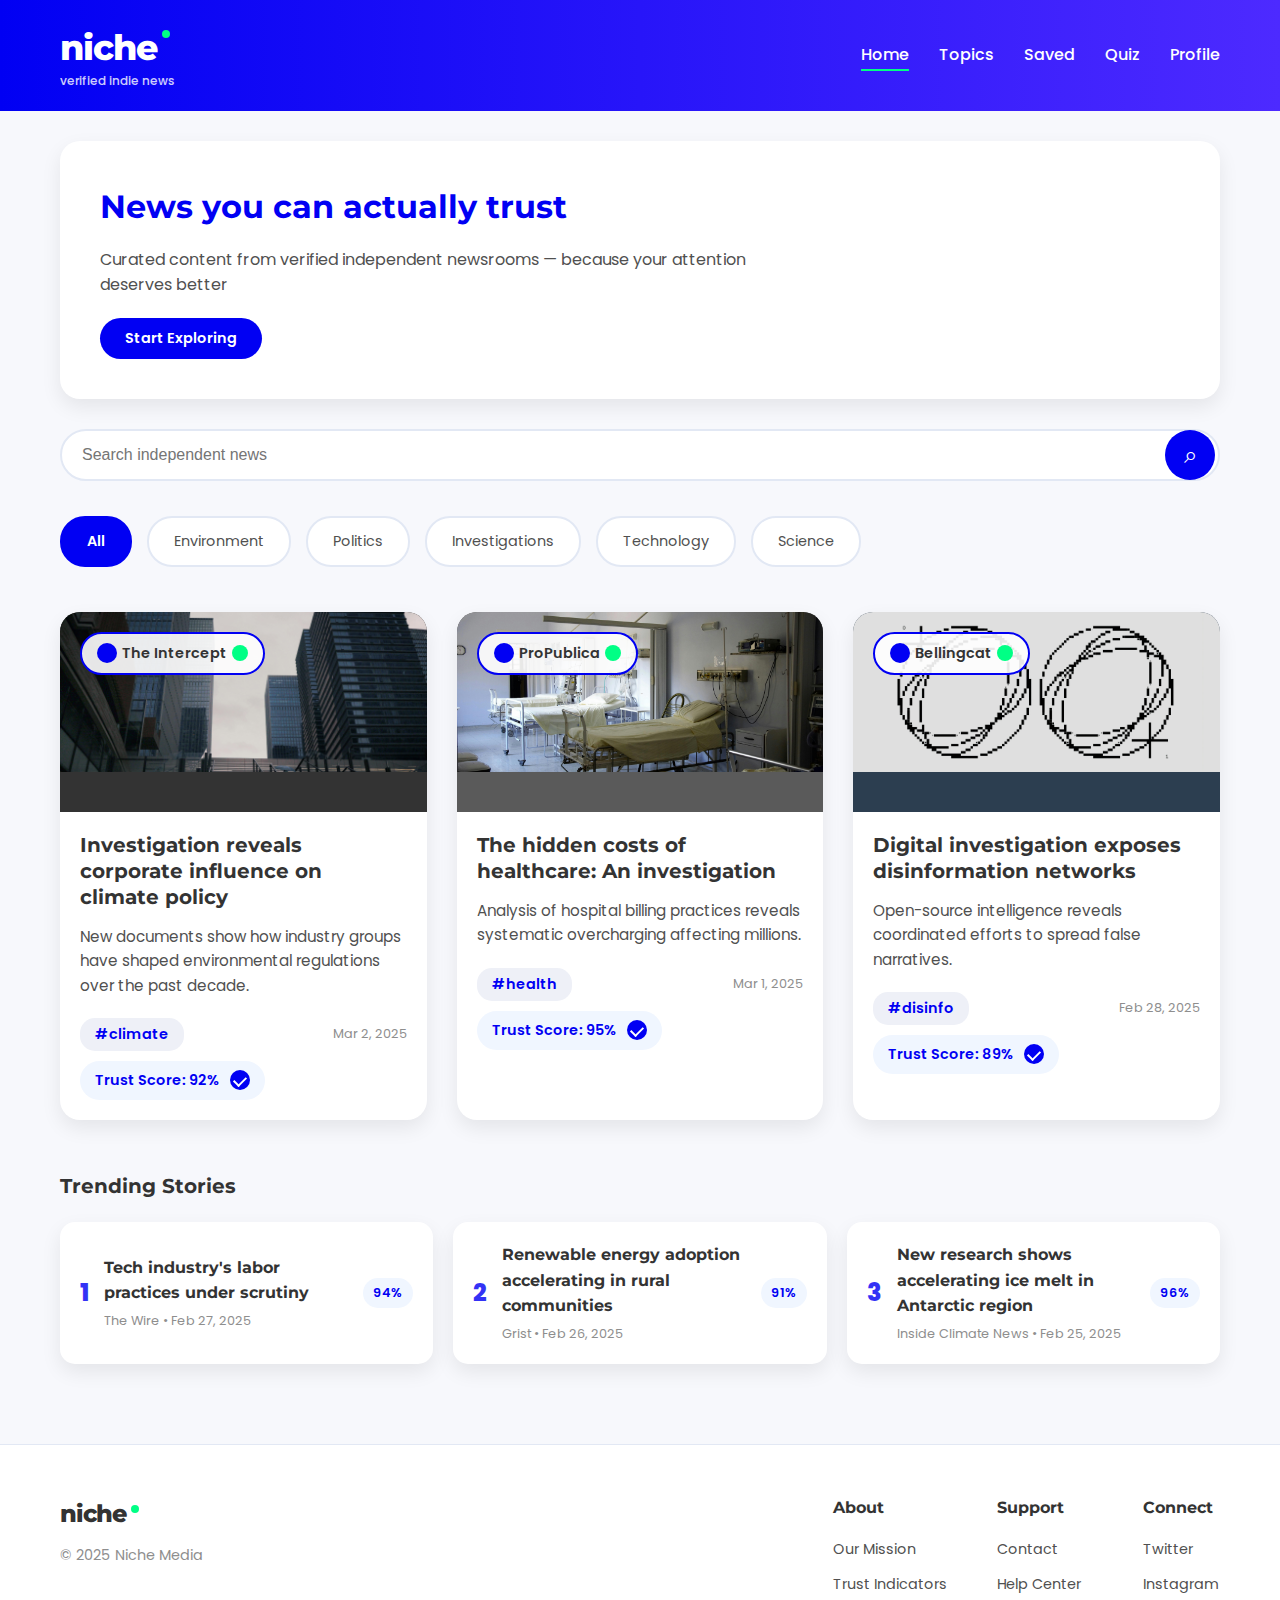
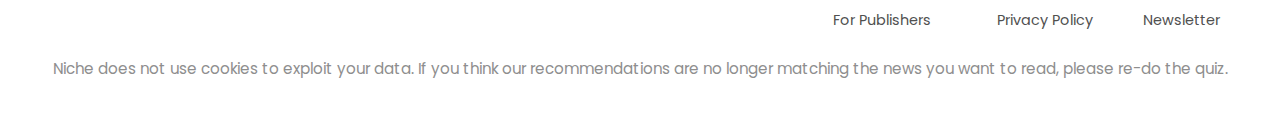
<file: home.html>
<!DOCTYPE html>
<html lang="en">
<head>
    <meta charset="UTF-8">
    <meta name="viewport" content="width=device-width, initial-scale=1.0">
    <title>Niche - Trusted Independent News</title>
    <link rel="stylesheet" href="style.css">
    <link rel="preconnect" href="https://fonts.googleapis.com">
    <link rel="preconnect" href="https://fonts.gstatic.com" crossorigin>
    <link href="https://fonts.googleapis.com/css2?family=Montserrat:wght@400;500;600;700;800&family=Poppins:wght@400;500;600;700&display=swap" rel="stylesheet">
</head>
<body>
    <header>
        <nav>
            <div class="logo">
                <h1>niche<span class="verified-dot"></span></h1>
                <p>verified indie news</p>
            </div>
            <ul class="nav-links">
                <li><a href="index.html" class="active">Home</a></li>
                <li><a href="topics.html">Topics</a></li>
                <li><a href="saved.html">Saved</a></li>
                <li><a href="quiz.html">Quiz</a></li>
                <li><a href="profile.html">Profile</a></li>
            </ul>
        </nav>
    </header>

    <main>
        <section class="hero">
            <div class="hero-content">
                <h2>News you can actually trust</h2>
                <p>Curated content from verified independent newsrooms — because your attention deserves better</p>
                <button class="cta-button" onclick="window.location.href='explore.html'">Start Exploring</button>
            </div>
        </section>

        <section class="search-container">
            <input type="text" placeholder="Search independent news" class="search-input">
            <button class="search-button">
                <span class="search-icon">⌕</span>
            </button>
        </section>

        <section class="topics">
            <ul class="topic-pills">
                <li class="active">All</li>
                <li>Environment</li>
                <li>Politics</li>
                <li>Investigations</li>
                <li>Technology</li>
                <li>Science</li>
            </ul>
        </section>

        <section class="articles">
            <div class="article-card">
                <div class="article-image" style="background-color: #333;">
                    <img src="pexels-akai-go-2147839265-31960655.jpg" alt="Cityscape" style="width:100%;height:160px;object-fit:cover;border-radius:8px 8px 0 0;">
                    <div class="source-badge" data-source="The Intercept" onclick="openSourceModal('The Intercept')">
                        <span class="verified-icon"></span>
                        <span class="source-name">The Intercept</span>
                        <span class="trust-dot"></span>
                    </div>
                </div>
                <div class="article-content">
                    <h3>Investigation reveals corporate influence on climate policy</h3>
                    <p>New documents show how industry groups have shaped environmental regulations over the past decade.</p>
                    <div class="article-meta">
                        <span class="topic-tag">#climate</span>
                        <span class="date">Mar 2, 2025</span>
                        <div class="trust-score">
                            <span>Trust Score: 92%</span>
                            <span class="verify-check"></span>
                        </div>
                    </div>
                </div>
            </div>

            <div class="article-card">
                <div class="article-image" style="background-color: #5a5a5a;">
                    <img src="pexels-pixabay-236380.jpg" alt="Hospital Room" style="width:100%;height:160px;object-fit:cover;border-radius:8px 8px 0 0;">
                    <div class="source-badge" data-source="ProPublica" onclick="openSourceModal('ProPublica')">
                        <span class="verified-icon"></span>
                        <span class="source-name">ProPublica</span>
                        <span class="trust-dot"></span>
                    </div>
                </div>
                <div class="article-content">
                    <h3>The hidden costs of healthcare: An investigation</h3>
                    <p>Analysis of hospital billing practices reveals systematic overcharging affecting millions.</p>
                    <div class="article-meta">
                        <span class="topic-tag">#health</span>
                        <span class="date">Mar 1, 2025</span>
                        <div class="trust-score">
                            <span>Trust Score: 95%</span>
                            <span class="verify-check"></span>
                        </div>
                    </div>
                </div>
            </div>

            <div class="article-card">
                <div class="article-image" style="background-color: #2c3e50;">
                    <img src="pexels-googledeepmind-25626507.jpg" alt="Abstract Circles" style="width:100%;height:160px;object-fit:cover;border-radius:8px 8px 0 0;">
                    <div class="source-badge" data-source="Bellingcat" onclick="openSourceModal('Bellingcat')">
                        <span class="verified-icon"></span>
                        <span class="source-name">Bellingcat</span>
                        <span class="trust-dot"></span>
                    </div>
                </div>
                <div class="article-content">
                    <h3>Digital investigation exposes disinformation networks</h3>
                    <p>Open-source intelligence reveals coordinated efforts to spread false narratives.</p>
                    <div class="article-meta">
                        <span class="topic-tag">#disinfo</span>
                        <span class="date">Feb 28, 2025</span>
                        <div class="trust-score">
                            <span>Trust Score: 89%</span>
                            <span class="verify-check"></span>
                        </div>
                    </div>
                </div>
            </div>
        </section>

        <section class="trending">
            <h2>Trending Stories</h2>
            <div class="trending-grid">
                <div class="trending-card">
                    <div class="trend-label">1</div>
                    <div class="trend-content">
                        <h4>Tech industry's labor practices under scrutiny</h4>
                        <p>The Wire • Feb 27, 2025</p>
                    </div>
                    <div class="mini-trust">94%</div>
                </div>
                
                <div class="trending-card">
                    <div class="trend-label">2</div>
                    <div class="trend-content">
                        <h4>Renewable energy adoption accelerating in rural communities</h4>
                        <p>Grist • Feb 26, 2025</p>
                    </div>
                    <div class="mini-trust">91%</div>
                </div>
                
                <div class="trending-card">
                    <div class="trend-label">3</div>
                    <div class="trend-content">
                        <h4>New research shows accelerating ice melt in Antarctic region</h4>
                        <p>Inside Climate News • Feb 25, 2025</p>
                    </div>
                    <div class="mini-trust">96%</div>
                </div>
            </div>
        </section>
    </main>

    <footer>
        <div class="footer-content">
            <div class="footer-logo">
                <h2>niche<span class="verified-dot"></span></h2>
                <p>© 2025 Niche Media</p>
            </div>
            <div class="footer-links">
                <div class="link-group">
                    <h3>About</h3>
                    <ul>
                        <li><a href="#">Our Mission</a></li>
                        <li><a href="#">Trust Indicators</a></li>
                        <li><a href="#">For Publishers</a></li>
                    </ul>
                </div>
                <div class="link-group">
                    <h3>Support</h3>
                    <ul>
                        <li><a href="#">Contact</a></li>
                        <li><a href="#">Help Center</a></li>
                        <li><a href="#">Privacy Policy</a></li>
                    </ul>
                </div>
                <div class="link-group">
                    <h3>Connect</h3>
                    <ul>
                        <li><a href="#">Twitter</a></li>
                        <li><a href="#">Instagram</a></li>
                        <li><a href="#">Newsletter</a></li>
                    </ul>
                </div>
            </div>
        </div>
        <div style="text-align:center; color:var(--light-text); font-size:0.95rem; margin-top:24px;">
            Niche does not use cookies to exploit your data. If you think our recommendations are no longer matching the news you want to read, please re-do the quiz.
        </div>
    </footer>

    <!-- Source Profile Modal -->
    <div id="sourceProfileModal" class="modal-overlay" style="display:none;">
        <div class="modal-content">
            <button class="modal-close" onclick="closeSourceModal()">&times;</button>
            <div id="modalProfileContent">
                <!-- Populated by JS -->
            </div>
        </div>
    </div>

    <script>
    // Example trust data for each source
    const sourceTrustData = {
        'The Intercept': {
            trustScore: 92,
            indicators: [
                { label: 'Transparent Attribution', value: 95, desc: 'Clear bylines, dates, and source attributions' },
                { label: 'Sourcing Practices', value: 90, desc: 'References multiple credible sources with direct links' },
                { label: 'Ethics Policy', value: 100, desc: 'Publicly accessible ethics statement and correction policy' },
                { label: 'Diverse Voices', value: 85, desc: 'Presents multiple perspectives on the issue' },
                { label: 'Actionable Feedback', value: null, desc: '' }
            ]
        },
        'ProPublica': {
            trustScore: 95,
            indicators: [
                { label: 'Transparent Attribution', value: 98, desc: 'Clear bylines, dates, and source attributions' },
                { label: 'Sourcing Practices', value: 93, desc: 'References multiple credible sources with direct links' },
                { label: 'Ethics Policy', value: 100, desc: 'Publicly accessible ethics statement and correction policy' },
                { label: 'Diverse Voices', value: 90, desc: 'Presents multiple perspectives on the issue' },
                { label: 'Actionable Feedback', value: null, desc: '' }
            ]
        },
        'Bellingcat': {
            trustScore: 89,
            indicators: [
                { label: 'Transparent Attribution', value: 90, desc: 'Clear bylines, dates, and source attributions' },
                { label: 'Sourcing Practices', value: 85, desc: 'References multiple credible sources with direct links' },
                { label: 'Ethics Policy', value: 95, desc: 'Publicly accessible ethics statement and correction policy' },
                { label: 'Diverse Voices', value: 80, desc: 'Presents multiple perspectives on the issue' },
                { label: 'Actionable Feedback', value: null, desc: '' }
            ]
        }
    };

    function openSourceModal(source) {
        const modal = document.getElementById('sourceProfileModal');
        const content = document.getElementById('modalProfileContent');
        const data = sourceTrustData[source];
        if (!data) return;
        // Build modal HTML
        let indicatorsHTML = '';
        data.indicators.forEach(ind => {
            if (ind.value !== null) {
                indicatorsHTML += `
                <div style="margin-bottom: 12px;">
                    <div style="display: flex; justify-content: space-between; font-weight: 600;">
                        <span>${ind.label}</span>
                        <span>${ind.value}%</span>
                    </div>
                    <div style="background: #f0f6ff; border-radius: 8px; height: 8px; margin: 6px 0 2px 0; width: 100%;">
                        <div style="background: #00FF85; height: 8px; border-radius: 8px; width: ${ind.value}%;"></div>
                    </div>
                    <div style="font-size: 0.93rem; color: var(--medium-text);">${ind.desc}</div>
                </div>`;
            } else {
                indicatorsHTML += `<div style='margin-bottom: 12px; font-weight: 600; color: var(--light-text);'>${ind.label}</div>`;
            }
        });
        content.innerHTML = `
            <div style="display: flex; align-items: center; gap: 18px; margin-bottom: 18px;">
                <span class="verified-icon" style="width: 28px; height: 28px;"></span>
                <span style="font-size: 1.15rem; font-weight: 700; color: var(--primary-color);">${source}</span>
            </div>
            <div style="font-size: 1.5rem; font-weight: 700; margin-bottom: 8px; color: var(--dark-text);">Trust Verification</div>
            <div style="color: var(--medium-text); margin-bottom: 18px;">This source has been evaluated based on The Trust Project indicators</div>
            <div style="display: flex; gap: 32px; align-items: flex-start; flex-wrap: wrap;">
                <div style="flex: 0 0 120px; display: flex; flex-direction: column; align-items: center;">
                    <svg width="100" height="100">
                        <circle cx="50" cy="50" r="40" stroke="#e2e8f4" stroke-width="10" fill="none"/>
                        <circle cx="50" cy="50" r="40" stroke="#00FF85" stroke-width="10" fill="none" stroke-dasharray="251.2" stroke-dashoffset="${251.2 - (251.2 * data.trustScore / 100)}" transform="rotate(-90 50 50)"/>
                    </svg>
                    <div style="width: 100px; text-align: center; font-size: 1.5rem; font-weight: 700; color: var(--dark-text); margin-top: 8px;">${data.trustScore}%<div style='font-size: 1rem; font-weight: 500; color: var(--medium-text);'>Trust Score</div></div>
                </div>
                <div style="flex: 1; min-width: 220px;">${indicatorsHTML}</div>
            </div>
        `;
        modal.style.display = 'flex';
    }
    function closeSourceModal() {
        document.getElementById('sourceProfileModal').style.display = 'none';
    }
    // Optional: Close modal on overlay click
    document.addEventListener('click', function(e) {
        const modal = document.getElementById('sourceProfileModal');
        if (modal.style.display === 'flex' && e.target === modal) {
            closeSourceModal();
        }
    });
    </script>
</body>
</html>
</file>
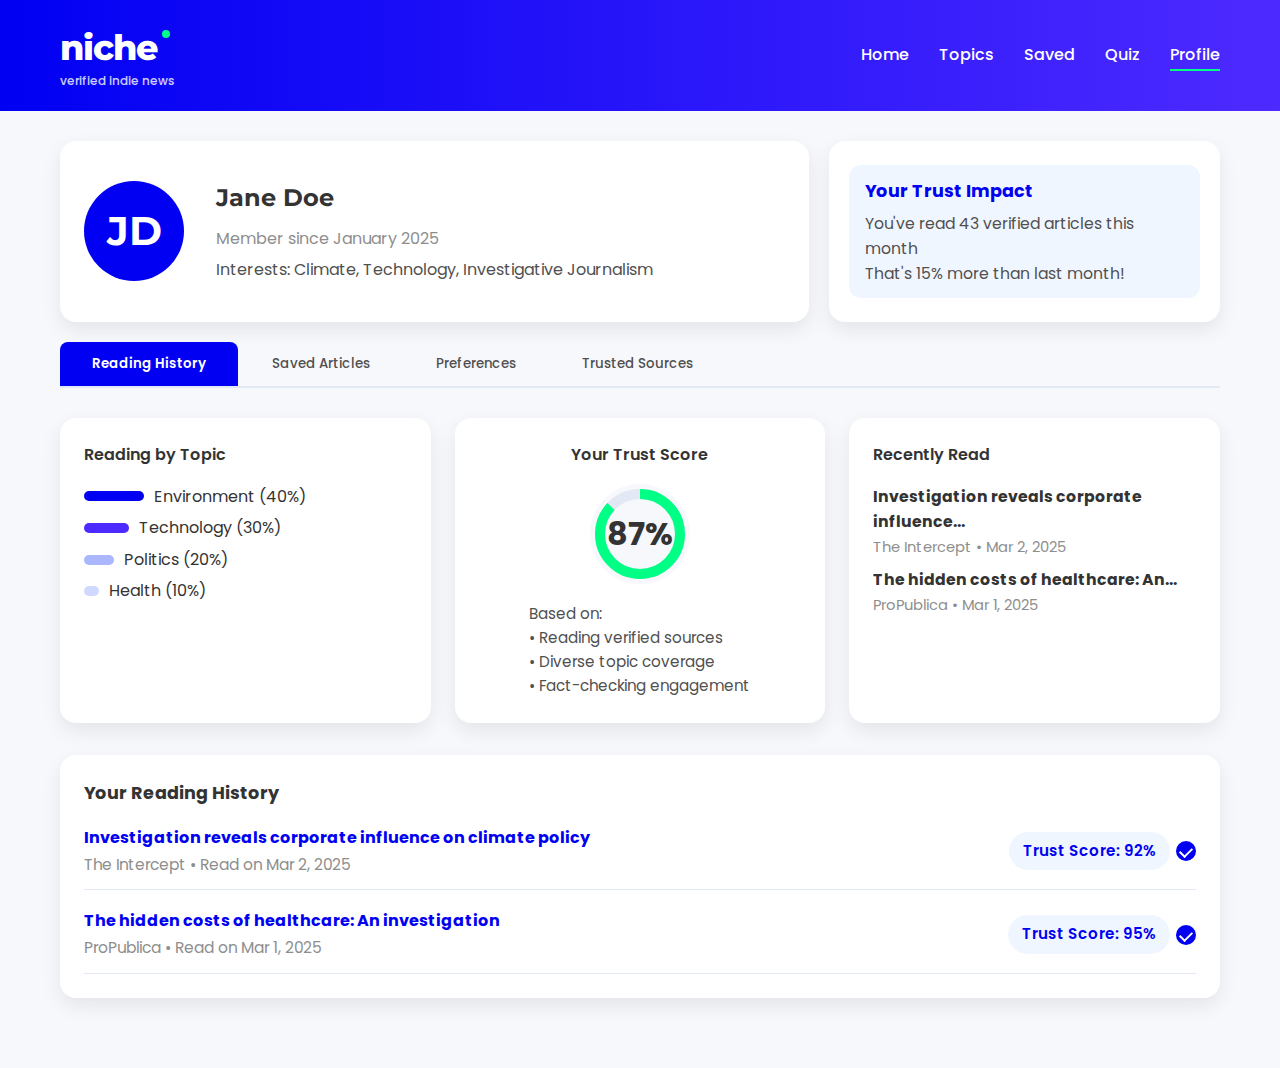
<file: profile.html>
<!DOCTYPE html>
<html lang="en">
<head>
    <meta charset="UTF-8">
    <meta name="viewport" content="width=device-width, initial-scale=1.0">
    <title>Niche - Profile</title>
    <link rel="stylesheet" href="style.css">
    <link rel="preconnect" href="https://fonts.googleapis.com">
    <link rel="preconnect" href="https://fonts.gstatic.com" crossorigin>
    <link href="https://fonts.googleapis.com/css2?family=Montserrat:wght@400;500;600;700;800&family=Poppins:wght@400;500;600;700&display=swap" rel="stylesheet">
</head>
<body>
    <header>
        <nav>
            <div class="logo">
                <h1>niche<span class="verified-dot"></span></h1>
                <p>verified indie news</p>
            </div>
            <ul class="nav-links">
                <li><a href="index.html">Home</a></li>
                <li><a href="topics.html">Topics</a></li>
                <li><a href="saved.html">Saved</a></li>
                <li><a href="quiz.html">Quiz</a></li>
                <li><a href="profile.html" class="active">Profile</a></li>
            </ul>
        </nav>
    </header>
    <main style="max-width: 1200px; margin: 0 auto; padding: 30px 20px;">
        <section style="display: flex; gap: 20px; flex-wrap: wrap; margin-bottom: 20px;">
            <div style="flex: 2; min-width: 320px; background: var(--card-bg); border-radius: 16px; box-shadow: var(--card-shadow); padding: 32px 24px; display: flex; align-items: center; gap: 32px;">
                <div style="width: 100px; height: 100px; border-radius: 50%; background: var(--primary-color); color: #fff; display: flex; align-items: center; justify-content: center; font-size: 2.5rem; font-weight: 700; font-family: 'Montserrat', sans-serif;">JD</div>
                <div>
                    <h2 style="margin-bottom: 8px;">Jane Doe</h2>
                    <div style="color: var(--light-text); font-size: 1rem; margin-bottom: 6px;">Member since January 2025</div>
                    <div style="color: var(--medium-text); font-size: 1rem;">Interests: Climate, Technology, Investigative Journalism</div>
                </div>
            </div>
            <div style="flex: 1; min-width: 260px; background: var(--card-bg); border-radius: 16px; box-shadow: var(--card-shadow); padding: 24px 20px; display: flex; align-items: flex-start;">
                <div style="background: #f0f6ff; border-radius: 12px; padding: 12px 16px; width: 100%;">
                    <div style="color: var(--primary-color); font-weight: 700; font-size: 1.1rem; margin-bottom: 6px;">Your Trust Impact</div>
                    <div style="color: var(--medium-text); font-size: 0.98rem;">You've read 43 verified articles this month<br>That's 15% more than last month!</div>
                </div>
            </div>
        </section>
        <section style="margin-bottom: 30px;">
            <div style="display: flex; gap: 0; border-bottom: 2px solid var(--border-color);">
                <button style="background: var(--primary-color); color: #fff; font-weight: 600; border: none; border-radius: 8px 8px 0 0; padding: 12px 32px; margin-right: 2px;">Reading History</button>
                <button style="background: none; color: var(--medium-text); font-weight: 500; border: none; border-radius: 8px 8px 0 0; padding: 12px 32px; margin-right: 2px;">Saved Articles</button>
                <button style="background: none; color: var(--medium-text); font-weight: 500; border: none; border-radius: 8px 8px 0 0; padding: 12px 32px; margin-right: 2px;">Preferences</button>
                <button style="background: none; color: var(--medium-text); font-weight: 500; border: none; border-radius: 8px 8px 0 0; padding: 12px 32px;">Trusted Sources</button>
            </div>
        </section>
        <section style="display: grid; grid-template-columns: 2fr 2fr 2fr; gap: 24px; margin-bottom: 32px;">
            <div style="background: var(--card-bg); border-radius: 16px; box-shadow: var(--card-shadow); padding: 24px;">
                <div style="font-weight: 600; margin-bottom: 16px;">Reading by Topic</div>
                <div style="margin-bottom: 10px;">
                    <div style="display: flex; align-items: center; margin-bottom: 6px;"><div style="width: 60px; height: 10px; background: var(--primary-color); border-radius: 5px; margin-right: 10px;"></div>Environment (40%)</div>
                    <div style="display: flex; align-items: center; margin-bottom: 6px;"><div style="width: 45px; height: 10px; background: var(--primary-light); border-radius: 5px; margin-right: 10px;"></div>Technology (30%)</div>
                    <div style="display: flex; align-items: center; margin-bottom: 6px;"><div style="width: 30px; height: 10px; background: #aab6fe; border-radius: 5px; margin-right: 10px;"></div>Politics (20%)</div>
                    <div style="display: flex; align-items: center;"><div style="width: 15px; height: 10px; background: #d1d8ff; border-radius: 5px; margin-right: 10px;"></div>Health (10%)</div>
                </div>
            </div>
            <div style="background: var(--card-bg); border-radius: 16px; box-shadow: var(--card-shadow); padding: 24px; display: flex; flex-direction: column; align-items: center; justify-content: center;">
                <div style="font-weight: 600; margin-bottom: 16px;">Your Trust Score</div>
                <div style="width: 100px; height: 100px; border-radius: 50%; background: #f7f8fc; display: flex; align-items: center; justify-content: center; margin-bottom: 10px; position: relative;">
                    <svg width="100" height="100">
                        <circle cx="50" cy="50" r="40" stroke="#e2e8f4" stroke-width="10" fill="none"/>
                        <circle cx="50" cy="50" r="40" stroke="#00FF85" stroke-width="10" fill="none" stroke-dasharray="251.2" stroke-dashoffset="32.656" transform="rotate(-90 50 50)"/>
                    </svg>
                    <div style="position: absolute; top: 0; left: 0; width: 100%; height: 100%; display: flex; align-items: center; justify-content: center; font-size: 2rem; font-weight: 700; color: var(--dark-text);">87%</div>
                </div>
                <div style="font-size: 0.95rem; color: var(--medium-text); margin-top: 8px;">
                    Based on:<br>
                    • Reading verified sources<br>
                    • Diverse topic coverage<br>
                    • Fact-checking engagement
                </div>
            </div>
            <div style="background: var(--card-bg); border-radius: 16px; box-shadow: var(--card-shadow); padding: 24px;">
                <div style="font-weight: 600; margin-bottom: 16px;">Recently Read</div>
                <div style="font-size: 0.98rem; color: var(--dark-text); margin-bottom: 10px;">
                    <div style="margin-bottom: 8px;"><strong>Investigation reveals corporate influence...</strong><br><span style="color: var(--light-text); font-size: 0.92rem;">The Intercept • Mar 2, 2025</span></div>
                    <div><strong>The hidden costs of healthcare: An...</strong><br><span style="color: var(--light-text); font-size: 0.92rem;">ProPublica • Mar 1, 2025</span></div>
                </div>
            </div>
        </section>
        <section style="background: var(--card-bg); border-radius: 16px; box-shadow: var(--card-shadow); padding: 24px; margin-bottom: 40px;">
            <div style="font-weight: 700; font-size: 1.1rem; margin-bottom: 18px;">Your Reading History</div>
            <div style="display: flex; flex-direction: column; gap: 18px;">
                <div style="display: flex; align-items: center; justify-content: space-between; padding-bottom: 12px; border-bottom: 1px solid var(--border-color);">
                    <div>
                        <div style="font-weight: 700; color: var(--primary-color); margin-bottom: 2px;">Investigation reveals corporate influence on climate policy</div>
                        <div style="color: var(--light-text); font-size: 0.97rem;">The Intercept • Read on Mar 2, 2025</div>
                    </div>
                    <div style="display: flex; align-items: center; gap: 6px;">
                        <span style="background: var(--trust-badge-bg); color: var(--primary-color); font-weight: 600; padding: 7px 14px; border-radius: 20px; font-size: 0.95rem;">Trust Score: 92%</span>
                        <span class="verify-check" style="width: 20px; height: 20px; background: var(--primary-color); border-radius: 50%; position: relative; display: inline-block;"></span>
                    </div>
                </div>
                <div style="display: flex; align-items: center; justify-content: space-between; padding-bottom: 12px; border-bottom: 1px solid var(--border-color);">
                    <div>
                        <div style="font-weight: 700; color: var(--primary-color); margin-bottom: 2px;">The hidden costs of healthcare: An investigation</div>
                        <div style="color: var(--light-text); font-size: 0.97rem;">ProPublica • Read on Mar 1, 2025</div>
                    </div>
                    <div style="display: flex; align-items: center; gap: 6px;">
                        <span style="background: var(--trust-badge-bg); color: var(--primary-color); font-weight: 600; padding: 7px 14px; border-radius: 20px; font-size: 0.95rem;">Trust Score: 95%</span>
                        <span class="verify-check" style="width: 20px; height: 20px; background: var(--primary-color); border-radius: 50%; position: relative; display: inline-block;"></span>
                    </div>
                </div>
            </div>
        </section>
    </main>
</body>
</html>
</file>
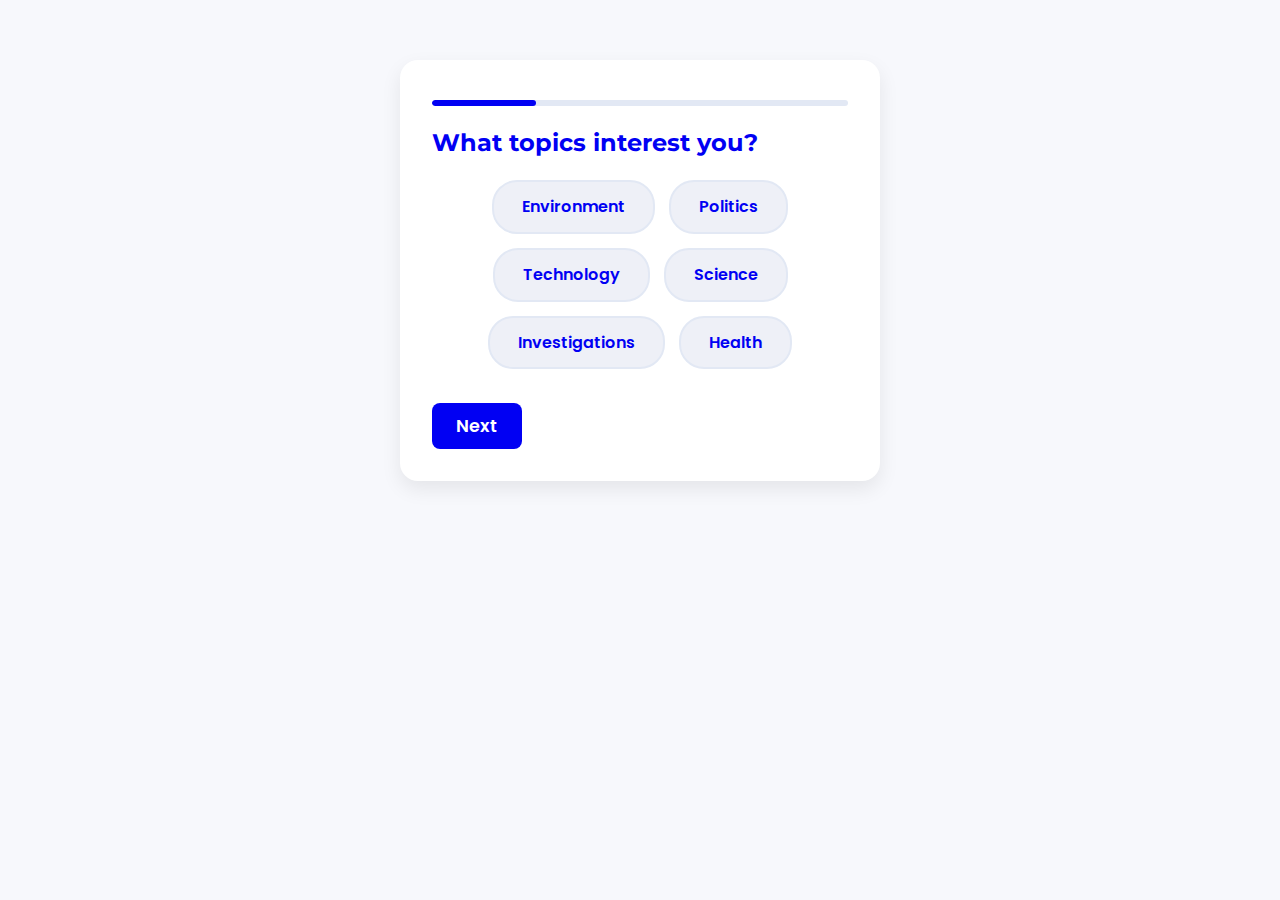
<file: quiz.html>
<!DOCTYPE html>
<html lang="en">
<head>
    <meta charset="UTF-8">
    <meta name="viewport" content="width=device-width, initial-scale=1.0">
    <title>Niche - News Quiz</title>
    <link rel="stylesheet" href="style.css">
    <link rel="preconnect" href="https://fonts.googleapis.com">
    <link rel="preconnect" href="https://fonts.gstatic.com" crossorigin>
    <link href="https://fonts.googleapis.com/css2?family=Montserrat:wght@400;500;600;700;800&family=Poppins:wght@400;500;600;700&display=swap" rel="stylesheet">
    <style>
        .quiz-container {
            max-width: 480px;
            margin: 60px auto;
            background: var(--card-bg);
            border-radius: 18px;
            box-shadow: var(--card-shadow);
            padding: 40px 32px 32px 32px;
            display: flex;
            flex-direction: column;
            align-items: center;
        }
        .quiz-container h2 {
            color: var(--primary-color);
            margin-bottom: 18px;
        }
        .quiz-step {
            display: none;
            width: 100%;
        }
        .quiz-step.active {
            display: block;
        }
        .quiz-topics, .quiz-formats, .quiz-sources, .quiz-regions {
            display: flex;
            flex-wrap: wrap;
            gap: 14px;
            margin-bottom: 24px;
            justify-content: center;
        }
        .quiz-pill {
            background: var(--pill-bg);
            color: var(--primary-color);
            border: 2px solid var(--border-color);
            border-radius: 25px;
            padding: 12px 28px;
            font-size: 1rem;
            font-weight: 600;
            cursor: pointer;
            transition: all 0.2s;
        }
        .quiz-pill.selected {
            background: var(--primary-color);
            color: #fff;
            border-color: var(--primary-color);
        }
        .quiz-container button {
            width: 100%;
            background: var(--primary-color);
            color: #fff;
            font-weight: 600;
            border: none;
            border-radius: 8px;
            padding: 12px 0;
            font-size: 1.1rem;
            cursor: pointer;
            transition: background 0.2s;
            margin-top: 10px;
        }
        .quiz-container button:hover {
            background: var(--primary-light);
        }
        .quiz-nav {
            display: flex;
            gap: 10px;
            margin-top: 10px;
        }
        .quiz-nav button {
            width: auto;
            padding: 10px 24px;
        }
        .quiz-progress {
            width: 100%;
            height: 6px;
            background: var(--border-color);
            border-radius: 4px;
            margin-bottom: 18px;
            overflow: hidden;
        }
        .quiz-progress-bar {
            height: 100%;
            background: var(--primary-color);
            border-radius: 4px;
            transition: width 0.3s;
        }
    </style>
</head>
<body>
    <div class="quiz-container">
        <div class="quiz-progress"><div class="quiz-progress-bar" id="quizProgressBar" style="width: 25%"></div></div>
        <form id="quizForm">
            <!-- Step 1: Topics -->
            <div class="quiz-step active" id="step1">
                <h2>What topics interest you?</h2>
                <div class="quiz-topics">
                    <div class="quiz-pill" data-value="Environment">Environment</div>
                    <div class="quiz-pill" data-value="Politics">Politics</div>
                    <div class="quiz-pill" data-value="Technology">Technology</div>
                    <div class="quiz-pill" data-value="Science">Science</div>
                    <div class="quiz-pill" data-value="Investigations">Investigations</div>
                    <div class="quiz-pill" data-value="Health">Health</div>
                </div>
                <div class="quiz-nav">
                    <button type="button" id="next1">Next</button>
                </div>
            </div>
            <!-- Step 2: Formats -->
            <div class="quiz-step" id="step2">
                <h2>What news formats do you prefer?</h2>
                <div class="quiz-formats">
                    <div class="quiz-pill" data-value="Investigations">Investigations</div>
                    <div class="quiz-pill" data-value="Quick Updates">Quick Updates</div>
                    <div class="quiz-pill" data-value="In-Depth Analysis">In-Depth Analysis</div>
                    <div class="quiz-pill" data-value="Opinion">Opinion</div>
                    <div class="quiz-pill" data-value="Data Visualizations">Data Visualizations</div>
                </div>
                <div class="quiz-nav">
                    <button type="button" id="back2">Back</button>
                    <button type="button" id="next2">Next</button>
                </div>
            </div>
            <!-- Step 3: Frequency -->
            <div class="quiz-step" id="step3">
                <h2>How often do you want news updates?</h2>
                <div class="quiz-formats">
                    <div class="quiz-pill" data-value="Daily">Daily</div>
                    <div class="quiz-pill" data-value="Weekly">Weekly</div>
                    <div class="quiz-pill" data-value="Only Major Events">Only Major Events</div>
                </div>
                <div class="quiz-nav">
                    <button type="button" id="back3">Back</button>
                    <button type="button" id="next3">Next</button>
                </div>
            </div>
            <!-- Step 4: Regions/Sources -->
            <div class="quiz-step" id="step4">
                <h2>Any preferred sources or regions?</h2>
                <div class="quiz-sources">
                    <div class="quiz-pill" data-value="Local">Local</div>
                    <div class="quiz-pill" data-value="National">National</div>
                    <div class="quiz-pill" data-value="International">International</div>
                    <div class="quiz-pill" data-value="Independent">Independent</div>
                </div>
                <div class="quiz-nav">
                    <button type="button" id="back4">Back</button>
                    <button type="submit">Finish</button>
                </div>
            </div>
            <input type="hidden" name="topics" id="selectedTopics">
            <input type="hidden" name="formats" id="selectedFormats">
            <input type="hidden" name="frequency" id="selectedFrequency">
            <input type="hidden" name="sources" id="selectedSources">
        </form>
    </div>
    <script>
    // Quiz step logic
    const steps = [document.getElementById('step1'), document.getElementById('step2'), document.getElementById('step3'), document.getElementById('step4')];
    let currentStep = 0;
    function showStep(idx) {
        steps.forEach((s,i)=>s.classList.toggle('active',i===idx));
        document.getElementById('quizProgressBar').style.width = ((idx+1)/steps.length*100)+"%";
    }
    // Step navigation
    document.getElementById('next1').onclick = function() {
        // Require at least one topic
        const selected = steps[0].querySelectorAll('.quiz-pill.selected');
        if(selected.length===0){alert('Please select at least one topic.');return;}
        showStep(1); currentStep=1;
    };
    document.getElementById('back2').onclick = function(){showStep(0);currentStep=0;};
    document.getElementById('next2').onclick = function(){showStep(2);currentStep=2;};
    document.getElementById('back3').onclick = function(){showStep(1);currentStep=1;};
    document.getElementById('next3').onclick = function(){showStep(3);currentStep=3;};
    document.getElementById('back4').onclick = function(){showStep(2);currentStep=2;};
    // Pill selection logic
    document.querySelectorAll('.quiz-pill').forEach(pill=>{
        pill.addEventListener('click',function(){
            // Only one for frequency, multiple for others
            if(pill.parentElement.classList.contains('quiz-formats') && pill.parentElement.childElementCount===3){
                // Frequency step: only one
                Array.from(pill.parentElement.children).forEach(c=>c.classList.remove('selected'));
                pill.classList.add('selected');
            } else if(pill.parentElement.classList.contains('quiz-formats') && pill.parentElement.childElementCount>3) {
                pill.classList.toggle('selected');
            } else if(pill.parentElement.classList.contains('quiz-sources')) {
                pill.classList.toggle('selected');
            } else {
                pill.classList.toggle('selected');
            }
        });
    });
    // On submit, gather all answers
    document.getElementById('quizForm').onsubmit = function(e) {
        e.preventDefault();
        document.getElementById('selectedTopics').value = Array.from(steps[0].querySelectorAll('.quiz-pill.selected')).map(p=>p.dataset.value).join(',');
        document.getElementById('selectedFormats').value = Array.from(steps[1].querySelectorAll('.quiz-pill.selected')).map(p=>p.dataset.value).join(',');
        document.getElementById('selectedFrequency').value = Array.from(steps[2].querySelectorAll('.quiz-pill.selected')).map(p=>p.dataset.value).join(',');
        document.getElementById('selectedSources').value = Array.from(steps[3].querySelectorAll('.quiz-pill.selected')).map(p=>p.dataset.value).join(',');
        window.location.href = 'home.html';
    };
    </script>
</body>
</html>
</file>
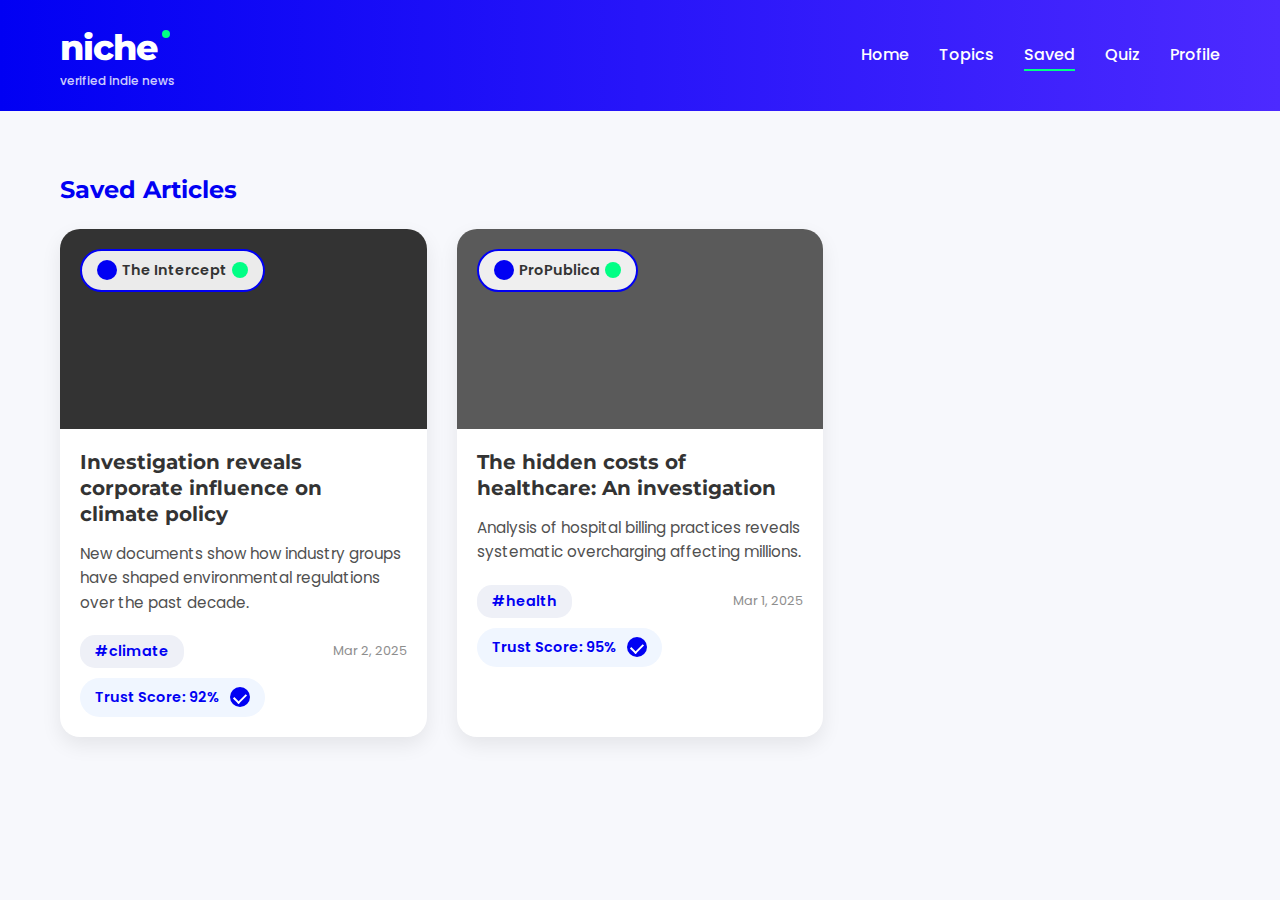
<file: saved.html>
<!DOCTYPE html>
<html lang="en">
<head>
    <meta charset="UTF-8">
    <meta name="viewport" content="width=device-width, initial-scale=1.0">
    <title>Niche - Saved Articles</title>
    <link rel="stylesheet" href="style.css">
    <link rel="preconnect" href="https://fonts.googleapis.com">
    <link rel="preconnect" href="https://fonts.gstatic.com" crossorigin>
    <link href="https://fonts.googleapis.com/css2?family=Montserrat:wght@400;500;600;700;800&family=Poppins:wght@400;500;600;700&display=swap" rel="stylesheet">
</head>
<body>
    <header>
        <nav>
            <div class="logo">
                <h1>niche<span class="verified-dot"></span></h1>
                <p>verified indie news</p>
            </div>
            <ul class="nav-links">
                <li><a href="index.html">Home</a></li>
                <li><a href="topics.html">Topics</a></li>
                <li><a href="saved.html" class="active">Saved</a></li>
                <li><a href="quiz.html">Quiz</a></li>
                <li><a href="profile.html">Profile</a></li>
            </ul>
        </nav>
    </header>
    <main>
        <h2 style="margin: 30px 0 20px 0; font-size: 1.5rem; color: var(--primary-color);">Saved Articles</h2>
        <section class="articles">
            <div class="article-card">
                <div class="article-image" style="background-color: #333;">
                    <div class="source-badge" data-source="The Intercept" onclick="openSourceModal('The Intercept')">
                        <span class="verified-icon"></span>
                        <span class="source-name">The Intercept</span>
                        <span class="trust-dot"></span>
                    </div>
                </div>
                <div class="article-content">
                    <h3>Investigation reveals corporate influence on climate policy</h3>
                    <p>New documents show how industry groups have shaped environmental regulations over the past decade.</p>
                    <div class="article-meta">
                        <span class="topic-tag">#climate</span>
                        <span class="date">Mar 2, 2025</span>
                        <div class="trust-score">
                            <span>Trust Score: 92%</span>
                            <span class="verify-check"></span>
                        </div>
                    </div>
                </div>
            </div>
            <div class="article-card">
                <div class="article-image" style="background-color: #5a5a5a;">
                    <div class="source-badge" data-source="ProPublica" onclick="openSourceModal('ProPublica')">
                        <span class="verified-icon"></span>
                        <span class="source-name">ProPublica</span>
                        <span class="trust-dot"></span>
                    </div>
                </div>
                <div class="article-content">
                    <h3>The hidden costs of healthcare: An investigation</h3>
                    <p>Analysis of hospital billing practices reveals systematic overcharging affecting millions.</p>
                    <div class="article-meta">
                        <span class="topic-tag">#health</span>
                        <span class="date">Mar 1, 2025</span>
                        <div class="trust-score">
                            <span>Trust Score: 95%</span>
                            <span class="verify-check"></span>
                        </div>
                    </div>
                </div>
            </div>
        </section>
    </main>
    <script>
    // Reuse the modal JS from index.html if needed
    </script>
</body>
</html>
</file>
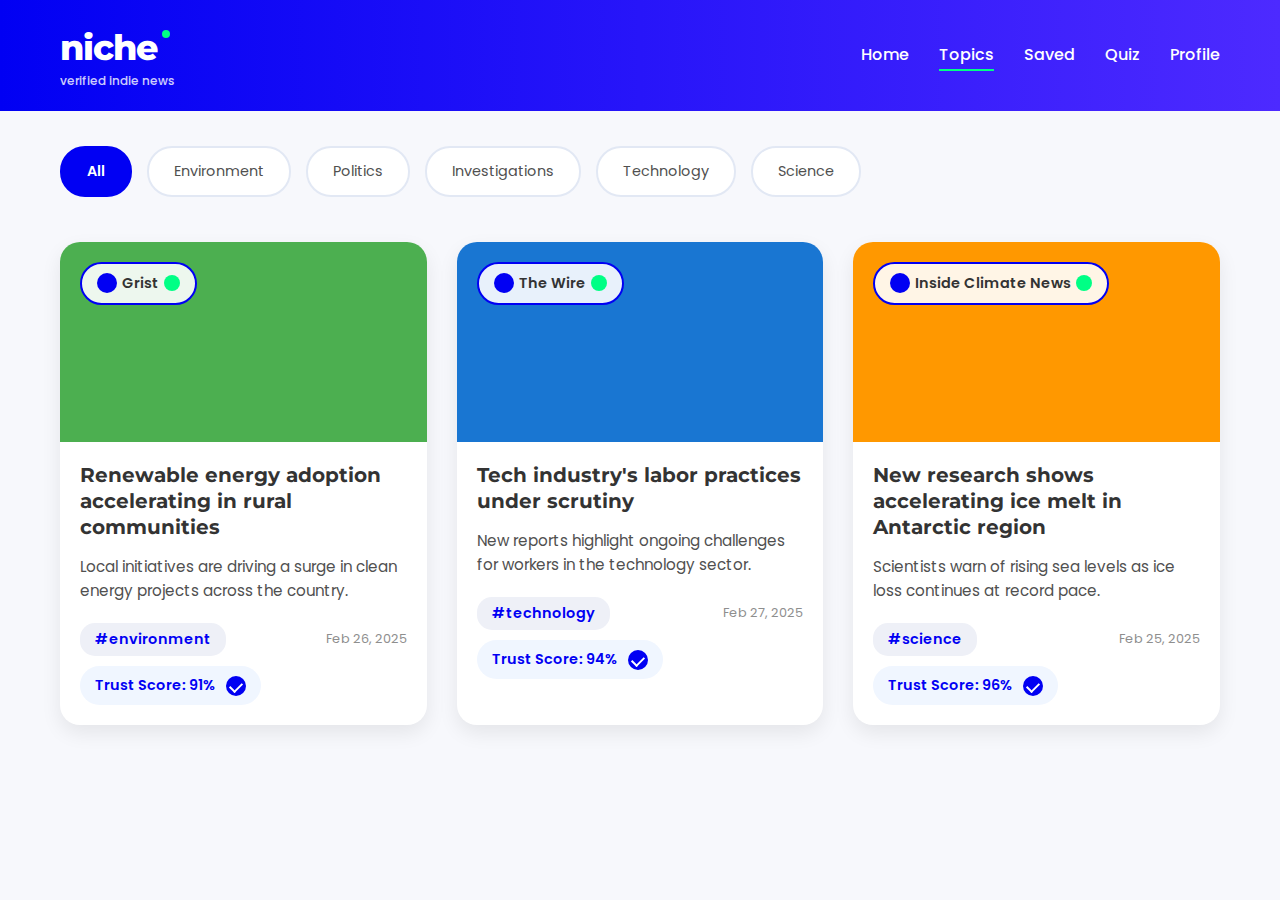
<file: topics.html>
<!DOCTYPE html>
<html lang="en">
<head>
    <meta charset="UTF-8">
    <meta name="viewport" content="width=device-width, initial-scale=1.0">
    <title>Niche - Topics</title>
    <link rel="stylesheet" href="style.css">
    <link rel="preconnect" href="https://fonts.googleapis.com">
    <link rel="preconnect" href="https://fonts.gstatic.com" crossorigin>
    <link href="https://fonts.googleapis.com/css2?family=Montserrat:wght@400;500;600;700;800&family=Poppins:wght@400;500;600;700&display=swap" rel="stylesheet">
</head>
<body>
    <header>
        <nav>
            <div class="logo">
                <h1>niche<span class="verified-dot"></span></h1>
                <p>verified indie news</p>
            </div>
            <ul class="nav-links">
                <li><a href="index.html">Home</a></li>
                <li><a href="topics.html" class="active">Topics</a></li>
                <li><a href="saved.html">Saved</a></li>
                <li><a href="quiz.html">Quiz</a></li>
                <li><a href="profile.html">Profile</a></li>
            </ul>
        </nav>
    </header>
    <main>
        <section class="topics">
            <ul class="topic-pills">
                <li class="active">All</li>
                <li>Environment</li>
                <li>Politics</li>
                <li>Investigations</li>
                <li>Technology</li>
                <li>Science</li>
            </ul>
        </section>
        <section class="articles">
            <div class="article-card">
                <div class="article-image" style="background-color: #4caf50;">
                    <div class="source-badge" data-source="Grist" onclick="openSourceModal('Grist')">
                        <span class="verified-icon"></span>
                        <span class="source-name">Grist</span>
                        <span class="trust-dot"></span>
                    </div>
                </div>
                <div class="article-content">
                    <h3>Renewable energy adoption accelerating in rural communities</h3>
                    <p>Local initiatives are driving a surge in clean energy projects across the country.</p>
                    <div class="article-meta">
                        <span class="topic-tag">#environment</span>
                        <span class="date">Feb 26, 2025</span>
                        <div class="trust-score">
                            <span>Trust Score: 91%</span>
                            <span class="verify-check"></span>
                        </div>
                    </div>
                </div>
            </div>
            <div class="article-card">
                <div class="article-image" style="background-color: #1976d2;">
                    <div class="source-badge" data-source="The Wire" onclick="openSourceModal('The Wire')">
                        <span class="verified-icon"></span>
                        <span class="source-name">The Wire</span>
                        <span class="trust-dot"></span>
                    </div>
                </div>
                <div class="article-content">
                    <h3>Tech industry's labor practices under scrutiny</h3>
                    <p>New reports highlight ongoing challenges for workers in the technology sector.</p>
                    <div class="article-meta">
                        <span class="topic-tag">#technology</span>
                        <span class="date">Feb 27, 2025</span>
                        <div class="trust-score">
                            <span>Trust Score: 94%</span>
                            <span class="verify-check"></span>
                        </div>
                    </div>
                </div>
            </div>
            <div class="article-card">
                <div class="article-image" style="background-color: #ff9800;">
                    <div class="source-badge" data-source="Inside Climate News" onclick="openSourceModal('Inside Climate News')">
                        <span class="verified-icon"></span>
                        <span class="source-name">Inside Climate News</span>
                        <span class="trust-dot"></span>
                    </div>
                </div>
                <div class="article-content">
                    <h3>New research shows accelerating ice melt in Antarctic region</h3>
                    <p>Scientists warn of rising sea levels as ice loss continues at record pace.</p>
                    <div class="article-meta">
                        <span class="topic-tag">#science</span>
                        <span class="date">Feb 25, 2025</span>
                        <div class="trust-score">
                            <span>Trust Score: 96%</span>
                            <span class="verify-check"></span>
                        </div>
                    </div>
                </div>
            </div>
        </section>
    </main>
    <script>
    // Reuse the modal JS from index.html if needed
    </script>
</body>
</html>
</file>
<file: style.css>
:root {
    --primary-color: #0100F3;
    --primary-light: #4D2AFF;
    --accent-color: #00FF85;
    --secondary-accent: #FF4392;
    --tertiary-accent: #FFC700;
    --dark-text: #333333;
    --medium-text: #505050;
    --light-text: #8e8e8e;
    --background: #F7F8FC;
    --card-bg: #FFFFFF;
    --card-shadow: 0 8px 20px rgba(0, 0, 0, 0.08);
    --trust-badge-bg: #F0F6FF;
    --pill-bg: #EEF0F7;
    --border-color: #E2E8F4;
}

* {
    margin: 0;
    padding: 0;
    box-sizing: border-box;
}

body {
    font-family: 'Poppins', sans-serif;
    background-color: var(--background);
    color: var(--dark-text);
    line-height: 1.6;
}

h1, h2, h3, h4, h5, h6 {
    font-family: 'Montserrat', sans-serif;
    font-weight: 700;
}

a {
    text-decoration: none;
    color: inherit;
}

ul {
    list-style: none;
}

button {
    cursor: pointer;
    border: none;
    background: none;
    font-family: inherit;
}

/* Header & Navigation */
header {
    background: linear-gradient(90deg, var(--primary-color) 0%, var(--primary-light) 100%);
    padding: 20px 0;
    color: white;
}

nav {
    max-width: 1200px;
    margin: 0 auto;
    padding: 0 20px;
    display: flex;
    justify-content: space-between;
    align-items: center;
}

.logo h1 {
    font-size: 2.2rem;
    font-weight: 800;
    letter-spacing: -1px;
    position: relative;
    margin-bottom: 0;
}

.logo p {
    font-size: 0.75rem;
    font-weight: 500;
    opacity: 0.8;
    margin-top: -5px;
}

.verified-dot {
    display: inline-block;
    width: 8px;
    height: 8px;
    background-color: var(--accent-color);
    border-radius: 50%;
    position: absolute;
    top: 10px;
    margin-left: 5px;
}

.nav-links {
    display: flex;
    gap: 30px;
}

.nav-links a {
    color: white;
    font-weight: 500;
    position: relative;
}

.nav-links a.active::after,
.nav-links a:hover::after {
    content: '';
    position: absolute;
    bottom: -5px;
    left: 0;
    width: 100%;
    height: 2px;
    background-color: var(--accent-color);
    transform: scaleX(1);
    transition: transform 0.3s ease;
}

.nav-links a:hover::after {
    transform: scaleX(0.7);
}

/* Main Content */
main {
    max-width: 1200px;
    margin: 0 auto;
    padding: 30px 20px;
}

/* Hero Section */
.hero {
    background-color: var(--card-bg);
    border-radius: 20px;
    padding: 40px;
    margin-bottom: 30px;
    box-shadow: var(--card-shadow);
}

.hero-content {
    max-width: 700px;
}

.hero h2 {
    font-size: 2rem;
    color: var(--primary-color);
    margin-bottom: 15px;
}

.hero p {
    font-size: 1rem;
    color: var(--medium-text);
    margin-bottom: 20px;
}

.cta-button {
    background-color: var(--primary-color);
    color: white;
    font-weight: 600;
    font-size: 0.9rem;
    padding: 10px 25px;
    border-radius: 25px;
    transition: all 0.3s ease;
}

.cta-button:hover {
    background-color: var(--primary-light);
    transform: translateY(-2px);
}

/* Search Section */
.search-container {
    position: relative;
    margin-bottom: 30px;
}

.search-input {
    width: 100%;
    padding: 15px 20px;
    border-radius: 30px;
    border: 2px solid var(--border-color);
    background-color: var(--card-bg);
    font-size: 1rem;
    color: var(--medium-text);
    outline: none;
    transition: border-color 0.3s, box-shadow 0.3s;
}

.search-input:focus {
    border-color: var(--primary-color);
    box-shadow: 0 0 0 3px rgba(1, 0, 243, 0.1);
}

.search-button {
    position: absolute;
    right: 5px;
    top: 50%;
    transform: translateY(-50%);
    background-color: var(--primary-color);
    color: white;
    width: 50px;
    height: 50px;
    border-radius: 50%;
    display: flex;
    align-items: center;
    justify-content: center;
    transition: background-color 0.3s;
}

.search-button:hover {
    background-color: var(--primary-light);
}

.search-icon {
    font-size: 1.5rem;
}

/* Topic Pills */
.topics {
    margin-bottom: 30px;
    overflow-x: auto;
    padding-bottom: 10px;
}

.topic-pills {
    display: flex;
    gap: 15px;
    padding: 5px 0;
}

.topic-pills li {
    padding: 12px 25px;
    background-color: var(--card-bg);
    border: 2px solid var(--border-color);
    border-radius: 25px;
    font-size: 0.9rem;
    color: var(--medium-text);
    white-space: nowrap;
    cursor: pointer;
    transition: all 0.3s ease;
}

.topic-pills li.active {
    background-color: var(--primary-color);
    border-color: var(--primary-color);
    color: white;
    font-weight: 600;
}

.topic-pills li:hover:not(.active) {
    border-color: var(--primary-color);
    color: var(--primary-color);
}

/* Articles Grid */
.articles {
    display: grid;
    grid-template-columns: repeat(auto-fill, minmax(350px, 1fr));
    gap: 30px;
    margin-bottom: 50px;
}

.article-card {
    background-color: var(--card-bg);
    border-radius: 20px;
    overflow: hidden;
    box-shadow: var(--card-shadow);
    transition: transform 0.3s ease, box-shadow 0.3s ease;
}

.article-card:hover {
    transform: translateY(-5px);
    box-shadow: 0 12px 30px rgba(0, 0, 0, 0.1);
}

.article-image {
    height: 200px;
    position: relative;
}

.source-badge {
    position: absolute;
    top: 20px;
    left: 20px;
    background-color: rgba(255, 255, 255, 0.9);
    border-radius: 25px;
    padding: 8px 15px;
    display: flex;
    align-items: center;
    gap: 5px;
    font-weight: 600;
    font-size: 0.9rem;
    border: 2px solid var(--primary-color);
}

.verified-icon {
    width: 20px;
    height: 20px;
    background-color: var(--primary-color);
    border-radius: 50%;
    display: inline-block;
}

.trust-dot {
    width: 16px;
    height: 16px;
    background-color: var(--accent-color);
    border-radius: 50%;
    display: inline-block;
}

.article-content {
    padding: 20px;
}

.article-content h3 {
    font-size: 1.25rem;
    margin-bottom: 15px;
    line-height: 1.3;
}

.article-content p {
    font-size: 0.95rem;
    color: var(--medium-text);
    margin-bottom: 20px;
}

.article-meta {
    display: flex;
    flex-wrap: wrap;
    justify-content: space-between;
    align-items: center;
    gap: 10px;
}

.topic-tag {
    background-color: var(--pill-bg);
    color: var(--primary-color);
    font-weight: 600;
    padding: 5px 15px;
    border-radius: 15px;
    font-size: 0.9rem;
}

.date {
    font-size: 0.8rem;
    color: var(--light-text);
}

.trust-score {
    background-color: var(--trust-badge-bg);
    color: var(--primary-color);
    font-weight: 600;
    padding: 8px 15px;
    border-radius: 20px;
    font-size: 0.9rem;
    display: flex;
    align-items: center;
    gap: 10px;
}

.verify-check {
    width: 20px;
    height: 20px;
    background-color: var(--primary-color);
    border-radius: 50%;
    position: relative;
    display: inline-block;
}

.verify-check::after {
    content: '';
    position: absolute;
    top: 50%;
    left: 50%;
    transform: translate(-50%, -50%) rotate(45deg);
    width: 6px;
    height: 10px;
    border-bottom: 2px solid white;
    border-right: 2px solid white;
}

/* Trending Section */
.trending {
    margin-bottom: 50px;
}

.trending h2 {
    font-size: 1.25rem;
    margin-bottom: 20px;
}

.trending-grid {
    display: grid;
    grid-template-columns: repeat(auto-fill, minmax(350px, 1fr));
    gap: 20px;
}

.trending-card {
    display: flex;
    align-items: center;
    gap: 15px;
    background-color: var(--card-bg);
    padding: 20px;
    border-radius: 15px;
    box-shadow: var(--card-shadow);
}

.trend-label {
    font-size: 1.5rem;
    font-weight: 800;
    color: var(--primary-color);
    opacity: 0.8;
}

.trend-content {
    flex: 1;
}

.trend-content h4 {
    font-size: 1rem;
    margin-bottom: 5px;
}

.trend-content p {
    font-size: 0.8rem;
    color: var(--light-text);
}

.mini-trust {
    background-color: var(--trust-badge-bg);
    color: var(--primary-color);
    font-weight: 600;
    padding: 5px 10px;
    border-radius: 15px;
    font-size: 0.8rem;
}

/* Footer */
footer {
    background-color: var(--card-bg);
    padding: 50px 0;
    border-top: 1px solid var(--border-color);
}

.footer-content {
    max-width: 1200px;
    margin: 0 auto;
    padding: 0 20px;
    display: flex;
    justify-content: space-between;
    flex-wrap: wrap;
    gap: 30px;
}

.footer-logo h2 {
    font-size: 1.5rem;
    font-weight: 800;
    letter-spacing: -1px;
    position: relative;
    margin-bottom: 10px;
}

.footer-logo p {
    font-size: 0.9rem;
    color: var(--light-text);
}

.footer-links {
    display: flex;
    gap: 50px;
    flex-wrap: wrap;
}

.link-group h3 {
    font-size: 1rem;
    margin-bottom: 15px;
}

.link-group ul {
    display: flex;
    flex-direction: column;
    gap: 10px;
}

.link-group a {
    font-size: 0.9rem;
    color: var(--medium-text);
    transition: color 0.3s;
}

.link-group a:hover {
    color: var(--primary-color);
}

/* Responsive Design */
@media (max-width: 768px) {
    .hero h2 {
        font-size: 1.5rem;
    }
    
    .articles {
        grid-template-columns: 1fr;
    }
    
    .footer-content {
        flex-direction: column;
        gap: 40px;
    }
    
    .footer-links {
        width: 100%;
        justify-content: space-between;
    }
}

@media (max-width: 576px) {
    .nav-links {
        display: none;
    }
    
    .hero {
        padding: 25px;
    }
    
    .trending-grid {
        grid-template-columns: 1fr;
    }
    
    .footer-links {
        flex-direction: column;
        gap: 30px;
    }
}

/* Modal Overlay */
.modal-overlay {
    position: fixed;
    top: 0;
    left: 0;
    width: 100vw;
    height: 100vh;
    background: rgba(30, 32, 50, 0.25);
    display: flex;
    align-items: center;
    justify-content: center;
    z-index: 1000;
}

.modal-content {
    background: var(--card-bg);
    border-radius: 20px;
    box-shadow: 0 12px 40px rgba(0,0,0,0.18);
    padding: 40px 32px 32px 32px;
    max-width: 540px;
    width: 95vw;
    position: relative;
    animation: modalIn 0.2s cubic-bezier(.4,0,.2,1);
}

@keyframes modalIn {
    from { transform: translateY(40px) scale(0.98); opacity: 0; }
    to { transform: translateY(0) scale(1); opacity: 1; }
}

.modal-close {
    position: absolute;
    top: 18px;
    right: 22px;
    background: none;
    border: none;
    font-size: 2rem;
    color: var(--light-text);
    cursor: pointer;
    z-index: 10;
    transition: color 0.2s;
}
.modal-close:hover {
    color: var(--primary-color);
}

@media (max-width: 600px) {
    .modal-content {
        padding: 24px 8px 16px 8px;
        max-width: 98vw;
    }
}
</file>
